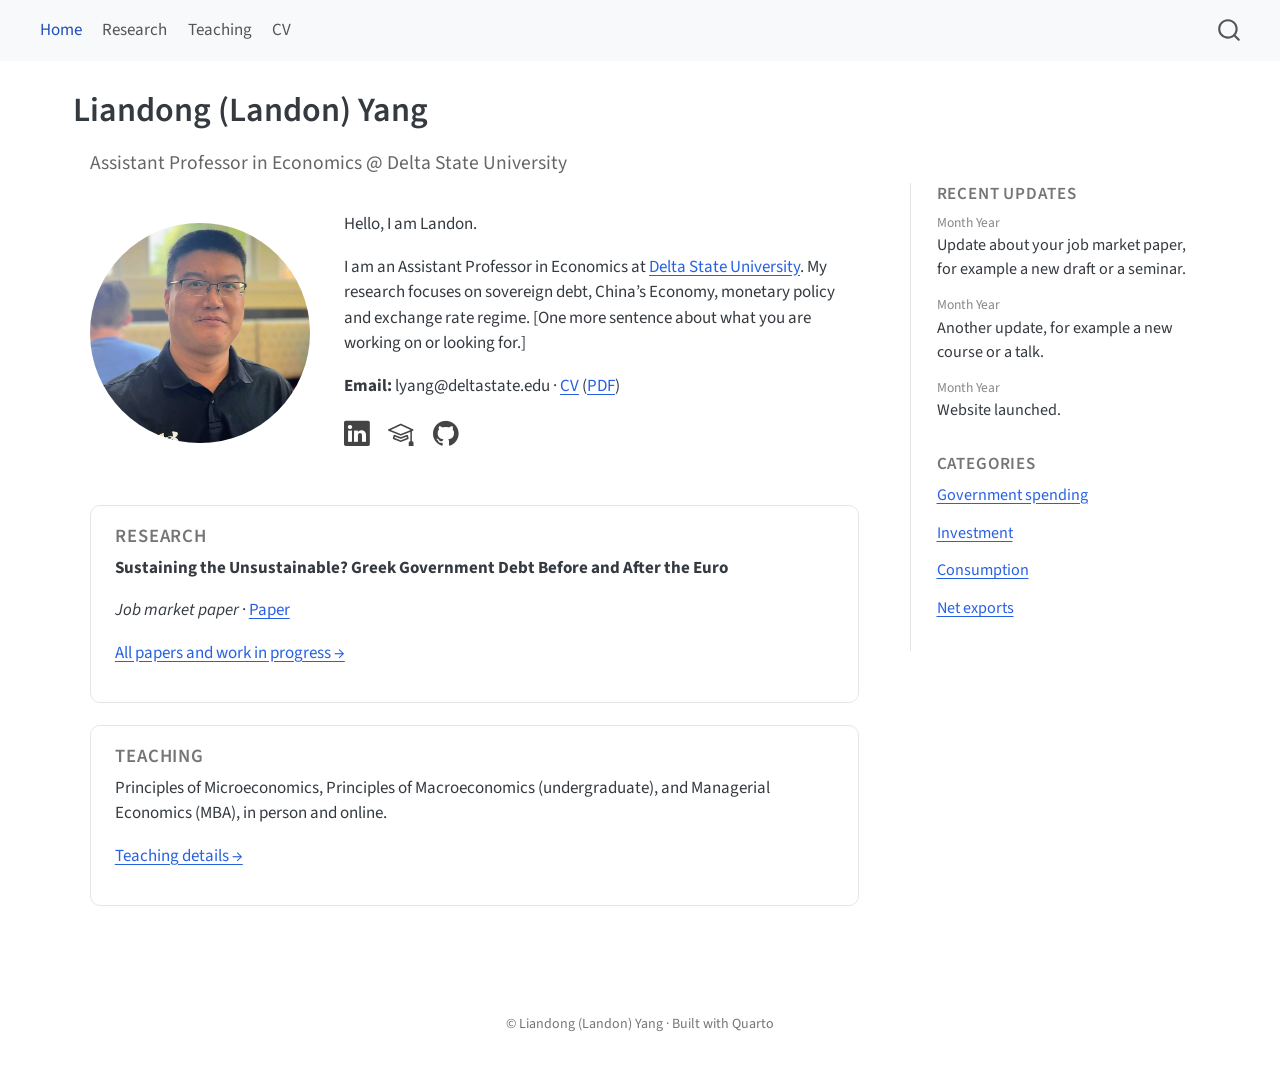
<file: docs/index.html>
<!DOCTYPE html>
<html xmlns="http://www.w3.org/1999/xhtml" lang="en" xml:lang="en"><head>

<meta charset="utf-8">
<meta name="generator" content="quarto-1.11.9">

<meta name="viewport" content="width=device-width, initial-scale=1.0, user-scalable=yes">


<title>Liandong (Landon) Yang</title>
<style>
/* Default styles provided by pandoc.
** See https://pandoc.org/MANUAL.html#variables-for-html for config info.
*/
span.smallcaps{font-variant: small-caps;}
div.columns{display: flex; gap: 1.5em;}
div.column{flex: auto;}
@media screen {
div.columns{gap: min(4vw, 1.5em);}
div.column{overflow-x: auto;}
}
div.hanging-indent{margin-left: 1.5em; text-indent: -1.5em;}
ul.task-list{list-style: none;}
ul.task-list li input[type="checkbox"] {
  width: 0.8em;
  margin: 0 0.8em 0.2em -1em; /* quarto-specific, see https://github.com/quarto-dev/quarto-cli/issues/4556 */ 
  vertical-align: middle;
}
</style>


<script src="site_libs/quarto-nav/quarto-nav.js"></script>
<script src="site_libs/quarto-nav/headroom.min.js"></script>
<script src="site_libs/clipboard/clipboard.min.js"></script>
<script src="site_libs/quarto-search/autocomplete.umd.js"></script>
<script src="site_libs/quarto-search/fuse.min.js"></script>
<script src="site_libs/quarto-search/quarto-search.js"></script>
<meta name="quarto:offset" content="./">
<script src="site_libs/quarto-html/quarto.js" type="module"></script>
<script src="site_libs/quarto-html/tabsets/tabsets.js" type="module"></script>
<script src="site_libs/quarto-html/scrollable-regions/scrollable-regions.js" type="module"></script>
<script src="site_libs/quarto-html/popper.min.js"></script>
<script src="site_libs/quarto-html/tippy.umd.min.js"></script>
<script src="site_libs/quarto-html/anchor.min.js"></script>
<link href="site_libs/quarto-html/tippy.css" rel="stylesheet">
<link href="site_libs/quarto-html/quarto-syntax-highlighting-63b5708e65d6cd79cd7618c58d0c21e7.css" rel="stylesheet" id="quarto-text-highlighting-styles">
<script src="site_libs/bootstrap/bootstrap.min.js"></script>
<link href="site_libs/bootstrap/bootstrap-icons.css" rel="stylesheet">
<link href="site_libs/bootstrap/bootstrap-d31a0c91b01e363be7b7a36e602e2c70.min.css" rel="stylesheet" append-hash="true" id="quarto-bootstrap" data-mode="light">
<script id="quarto-search-options" type="application/json">{
  "location": "navbar",
  "copy-button": false,
  "collapse-after": 3,
  "panel-placement": "end",
  "type": "overlay",
  "limit": 50,
  "keyboard-shortcut": [
    "f",
    "/",
    "s"
  ],
  "show-item-context": false,
  "language": {
    "search-no-results-text": "No results",
    "search-matching-documents-text": "matching documents",
    "search-copy-link-title": "Copy link to search",
    "search-hide-matches-text": "Hide additional matches",
    "search-more-match-text": "more match in this document",
    "search-more-matches-text": "more matches in this document",
    "search-clear-button-title": "Clear",
    "search-text-placeholder": "",
    "search-detached-cancel-button-title": "Cancel",
    "search-submit-button-title": "Submit",
    "search-label": "Search"
  }
}</script>


<link rel="stylesheet" href="styles.css">
</head>

<body class="nav-fixed quarto-light"><a id="quarto-skip-link" class="visually-hidden-focusable" href="#quarto-document-content">Skip to main content</a>

<div id="quarto-search-results"></div>
  <header id="quarto-header" class="headroom fixed-top">
    <nav class="navbar navbar-expand-lg " data-bs-theme="dark" aria-label="Site">
      <div class="navbar-container container-fluid">
          <button class="navbar-toggler" type="button" data-bs-toggle="collapse" data-bs-target="#navbarCollapse" aria-controls="navbarCollapse" aria-expanded="false" aria-label="Toggle navigation" onclick="if (window.quartoToggleHeadroom) { window.quartoToggleHeadroom(); }">
  <span class="navbar-toggler-icon"></span>
</button>
          <div class="collapse navbar-collapse" id="navbarCollapse">
            <ul class="navbar-nav navbar-nav-scroll me-auto">
  <li class="nav-item">
    <a class="nav-link active" href="./index.html" aria-current="page"> 
<span class="menu-text">Home</span></a>
  </li>  
  <li class="nav-item">
    <a class="nav-link" href="./research.html"> 
<span class="menu-text">Research</span></a>
  </li>  
  <li class="nav-item">
    <a class="nav-link" href="./teaching.html"> 
<span class="menu-text">Teaching</span></a>
  </li>  
  <li class="nav-item">
    <a class="nav-link" href="./cv.qmd"> 
<span class="menu-text">CV</span></a>
  </li>  
</ul>
          </div> <!-- /navcollapse -->
            <div class="quarto-navbar-tools">
</div>
            <div id="quarto-search" class="" title="Search"></div>
      </div> <!-- /container-fluid -->
    </nav>
</header>
<!-- content -->
<div id="quarto-content" class="quarto-container page-columns page-rows-contents page-layout-full page-navbar">
<!-- sidebar -->
<!-- margin-sidebar -->
    
<!-- main -->
<main class="content column-page" id="quarto-document-content" tabindex="-1">

<header id="title-block-header" class="quarto-title-block default">
<div class="quarto-title">
<h1 class="title">Liandong (Landon) Yang</h1>
</div>



<div class="quarto-title-meta column-page">

    
  
    
  </div>
  


</header>


<div class="page-grid">
<div class="main-col">
<p><span class="subtitle-line">Assistant Professor in Economics @ Delta State University</span></p>
<div class="hero">
<p><img src="assets/img/headshot.jpg" class="headshot img-fluid" alt="Photo of Liandong (Landon) Yang"></p>
<div class="hero-text">
<p>Hello, I am Landon.</p>
<p>I am an Assistant Professor in Economics at <a href="https://www.deltastate.edu">Delta State University</a>. My research focuses on sovereign debt, China’s Economy, monetary policy and exchange rate regime. [One more sentence about what you are working on or looking for.]</p>
<p><strong>Email:</strong> lyang@deltastate.edu · <a href="cv.qmd">CV</a> (<a href="assets/files/CV.pdf">PDF</a>)</p>
<div class="social">
<p><a href="https://www.linkedin.com/in/your-profile" title="LinkedIn"><i class="bi bi-linkedin"></i></a> <a href="https://scholar.google.com/citations?user=YOURID" title="Google Scholar"><i class="bi bi-mortarboard"></i></a> <a href="https://github.com/landon-liandong-yang" title="GitHub"><i class="bi bi-github"></i></a></p>
</div>
</div>
</div>
<section id="research" class="level3 card-section">
<h3 class="anchored" data-anchor-id="research">Research</h3>
<p><strong>Sustaining the Unsustainable? Greek Government Debt Before and After the Euro</strong></p>
<p><em>Job market paper</em> · <a href="./research.html">Paper</a></p>
<p><a href="./research.html">All papers and work in progress →</a></p>
</section>
<section id="teaching" class="level3 card-section">
<h3 class="anchored" data-anchor-id="teaching">Teaching</h3>
<p>Principles of Microeconomics, Principles of Macroeconomics (undergraduate), and Managerial Economics (MBA), in person and online.</p>
<p><a href="./teaching.html">Teaching details →</a></p>
</section>
</div>
<div class="side-col">
<section id="recent-updates" class="level3">
<h3 class="anchored" data-anchor-id="recent-updates">Recent updates</h3>
<ul>
<li><span class="update-date">Month Year</span> Update about your job market paper, for example a new draft or a seminar.</li>
<li><span class="update-date">Month Year</span> Another update, for example a new course or a talk.</li>
<li><span class="update-date">Month Year</span> Website launched.</li>
</ul>
</section>
<section id="categories" class="level3">
<h3 class="anchored" data-anchor-id="categories">Categories</h3>
<ul>
<li><a href="./research.html#government-spending">Government spending</a></li>
<li><a href="./research.html#investment">Investment</a></li>
<li><a href="./research.html#consumption">Consumption</a></li>
<li><a href="./research.html#net-exports">Net exports</a></li>
</ul>
</section>
</div>
</div>



</main> <!-- /main -->
<script id="quarto-html-after-body" type="application/javascript">
  window.document.addEventListener("DOMContentLoaded", function (event) {
    const icon = "";
    const anchorJS = new window.AnchorJS();
    anchorJS.options = {
      placement: 'right',
      icon: icon
    };
    anchorJS.add('.anchored');
    const isCodeAnnotation = (el) => {
      for (const clz of el.classList) {
        if (clz.startsWith('code-annotation-')) {                     
          return true;
        }
      }
      return false;
    }
    const onCopySuccess = function(e) {
      // button target
      const button = e.trigger;
      // don't keep focus
      button.blur();
      // flash "checked"
      button.classList.add('code-copy-button-checked');
      var currentTitle = button.getAttribute("title");
      button.setAttribute("title", "Copied!");
      let tooltip;
      if (window.bootstrap) {
        button.setAttribute("data-bs-toggle", "tooltip");
        button.setAttribute("data-bs-placement", "left");
        button.setAttribute("data-bs-title", "Copied!");
        tooltip = new bootstrap.Tooltip(button, 
          { trigger: "manual", 
            customClass: "code-copy-button-tooltip",
            offset: [0, -8]});
        tooltip.show();    
      }
      setTimeout(function() {
        if (tooltip) {
          tooltip.hide();
          button.removeAttribute("data-bs-title");
          button.removeAttribute("data-bs-toggle");
          button.removeAttribute("data-bs-placement");
        }
        button.setAttribute("title", currentTitle);
        button.classList.remove('code-copy-button-checked');
      }, 1000);
      // clear code selection
      e.clearSelection();
    }
    const getTextToCopy = function(trigger) {
      const outerScaffold = trigger.parentElement.cloneNode(true);
      const codeEl = outerScaffold.querySelector('code');
      for (const childEl of codeEl.children) {
        if (isCodeAnnotation(childEl)) {
          childEl.remove();
        }
      }
      return codeEl.innerText;
    }
    const clipboard = new window.ClipboardJS('.code-copy-button:not([data-in-quarto-modal])', {
      text: getTextToCopy
    });
    clipboard.on('success', onCopySuccess);
    if (window.document.getElementById('quarto-embedded-source-code-modal')) {
      const clipboardModal = new window.ClipboardJS('.code-copy-button[data-in-quarto-modal]', {
        text: getTextToCopy,
        container: window.document.getElementById('quarto-embedded-source-code-modal')
      });
      clipboardModal.on('success', onCopySuccess);
    }
      var localhostRegex = new RegExp(/^(?:http|https):\/\/localhost\:?[0-9]*\//);
      var mailtoRegex = new RegExp(/^mailto:/);
        var filterRegex = new RegExp('/' + window.location.host + '/');
      var isInternal = (href) => {
          return filterRegex.test(href) || localhostRegex.test(href) || mailtoRegex.test(href);
      }
      // Inspect non-navigation links and adorn them if external
      window.quartoDecorateExternalLinks = function (root) {
     var links = (root || window.document).querySelectorAll('a[href]:not(.nav-link):not(.navbar-brand):not(.toc-action):not(.sidebar-link):not(.sidebar-item-toggle):not(.pagination-link):not(.no-external):not([aria-hidden]):not(.dropdown-item):not(.quarto-navigation-tool):not(.about-link)');
      for (var i=0; i<links.length; i++) {
        const link = links[i];
        if (!isInternal(link.href)) {
          // undo the damage that might have been done by quarto-nav.js in the case of
          // links that we want to consider external
          if (link.dataset.originalHref !== undefined) {
            link.href = link.dataset.originalHref;
          }
          if (!link.classList.contains('no-external-icon')) {
          }
        }
      }
      };
      window.quartoDecorateExternalLinks(window.document);
    // Esc closes the popup (WCAG 1.4.13) and focus leaving both trigger and
    // popup closes it (WCAG 2.4.11); tippy handles neither for interactive popups.
    const hideOnEscAndFocusOut = {
      name: 'hideOnEscAndFocusOut',
      defaultValue: true,
      fn(instance) {
        const dismiss = () => {
          // A show scheduled by the trigger delay would otherwise reopen it
          instance.clearDelayTimeouts();
          instance.hide();
        };
        const onKeyDown = (event) => {
          if (event.key !== 'Escape') {
            return;
          }
          // Keep Esc from also reaching page handlers (e.g. reveal.js overview),
          // except an open reveal.js slide menu, which Esc should close too.
          // The menu handles keys only when its keyboard option is on.
          const menuHandlesEsc = window.Reveal?.getPlugin?.('menu')?.isOpen() &&
            window.Reveal.getConfig().menu?.keyboard !== false;
          if (!menuHandlesEsc) {
            event.stopPropagation();
          }
          if (instance.popper.contains(window.document.activeElement)) {
            // Disabled while refocusing so the focus trigger does not reopen it
            instance.disable();
            instance.reference.focus();
            instance.enable();
          }
          dismiss();
        };
        const onFocusOut = (event) => {
          const target = event.relatedTarget;
          if (target && !instance.reference.contains(target) &&
              !instance.popper.contains(target)) {
            dismiss();
          }
        };
        // On the trigger too: a click trigger (code-annotations: select) has no
        // blur handling. Attached for the instance's lifetime so leaving the
        // trigger also cancels a show still pending on the trigger delay.
        instance.reference.addEventListener('focusout', onFocusOut);
        return {
          onShow() {
            window.document.addEventListener('keydown', onKeyDown, true);
            instance.popper.addEventListener('focusout', onFocusOut);
          },
          onHide() {
            window.document.removeEventListener('keydown', onKeyDown, true);
            instance.popper.removeEventListener('focusout', onFocusOut);
          },
          onDestroy() {
            instance.reference.removeEventListener('focusout', onFocusOut);
          },
        };
      },
    };
    function tippyHover(el, contentFn, onTriggerFn, onUntriggerFn) {
      const config = {
        allowHTML: true,
        maxWidth: 500,
        delay: 100,
        arrow: false,
        appendTo: function(el) {
            return el.parentElement;
        },
        interactive: true,
        interactiveBorder: 10,
        theme: 'quarto',
        placement: 'bottom-start',
        plugins: [hideOnEscAndFocusOut],
      };
      if (contentFn) {
        config.content = contentFn;
      }
      if (onTriggerFn) {
        config.onTrigger = onTriggerFn;
      }
      if (onUntriggerFn) {
        config.onUntrigger = onUntriggerFn;
      }
      window.tippy(el, config); 
    }
    const noterefs = window.document.querySelectorAll('a[role="doc-noteref"]');
    for (var i=0; i<noterefs.length; i++) {
      const ref = noterefs[i];
      tippyHover(ref, function() {
        // use id or data attribute instead here
        let href = ref.getAttribute('data-footnote-href') || ref.getAttribute('href');
        try { href = new URL(href).hash; } catch {}
        const id = href.replace(/^#\/?/, "");
        const note = window.document.getElementById(id);
        if (note) {
          return note.innerHTML;
        } else {
          return "";
        }
      });
    }
    const xrefs = window.document.querySelectorAll('a.quarto-xref');
    const processXRef = (id, note) => {
      // Strip column container classes
      const stripColumnClz = (el) => {
        el.classList.remove("page-full", "page-columns");
        if (el.children) {
          for (const child of el.children) {
            stripColumnClz(child);
          }
        }
      }
      stripColumnClz(note)
      if (id === null || id.startsWith('sec-')) {
        // Special case sections, only their first couple elements
        const container = document.createElement("div");
        if (note.children && note.children.length > 2) {
          container.appendChild(note.children[0].cloneNode(true));
          for (let i = 1; i < note.children.length; i++) {
            const child = note.children[i];
            if (child.tagName === "P" && child.innerText === "") {
              continue;
            } else {
              container.appendChild(child.cloneNode(true));
              break;
            }
          }
          if (window.Quarto?.typesetMath) {
            window.Quarto.typesetMath(container);
          }
          return container.innerHTML
        } else {
          if (window.Quarto?.typesetMath) {
            window.Quarto.typesetMath(note);
          }
          return note.innerHTML;
        }
      } else {
        // Remove any anchor links if they are present
        const anchorLink = note.querySelector('a.anchorjs-link');
        if (anchorLink) {
          anchorLink.remove();
        }
        if (window.Quarto?.typesetMath) {
          window.Quarto.typesetMath(note);
        }
        if (note.classList.contains("callout")) {
          return note.outerHTML;
        } else {
          return note.innerHTML;
        }
      }
    }
    for (var i=0; i<xrefs.length; i++) {
      const xref = xrefs[i];
      tippyHover(xref, undefined, function(instance) {
        instance.disable();
        let url = xref.getAttribute('href');
        let hash = undefined; 
        if (url.startsWith('#')) {
          hash = url;
        } else {
          try { hash = new URL(url).hash; } catch {}
        }
        if (hash) {
          const id = hash.replace(/^#\/?/, "");
          const note = window.document.getElementById(id);
          if (note !== null) {
            try {
              const html = processXRef(id, note.cloneNode(true));
              instance.setContent(html);
            } finally {
              instance.enable();
              instance.show();
            }
          } else {
            // See if we can fetch this
            fetch(url.split('#')[0])
            .then(res => res.text())
            .then(html => {
              const parser = new DOMParser();
              const htmlDoc = parser.parseFromString(html, "text/html");
              const note = htmlDoc.getElementById(id);
              if (note !== null) {
                const html = processXRef(id, note);
                instance.setContent(html);
              } 
            }).finally(() => {
              instance.enable();
              instance.show();
            });
          }
        } else {
          // See if we can fetch a full url (with no hash to target)
          // This is a special case and we should probably do some content thinning / targeting
          fetch(url)
          .then(res => res.text())
          .then(html => {
            const parser = new DOMParser();
            const htmlDoc = parser.parseFromString(html, "text/html");
            const note = htmlDoc.querySelector('main.content');
            if (note !== null) {
              // This should only happen for chapter cross references
              // (since there is no id in the URL)
              // remove the first header
              if (note.children.length > 0 && note.children[0].tagName === "HEADER") {
                note.children[0].remove();
              }
              const html = processXRef(null, note);
              instance.setContent(html);
            } 
          }).finally(() => {
            instance.enable();
            instance.show();
          });
        }
      }, function(instance) {
      });
    }
        let selectedAnnoteEl;
        const selectorForAnnotation = ( cell, annotation) => {
          let cellAttr = 'data-code-cell="' + cell + '"';
          let lineAttr = 'data-code-annotation="' +  annotation + '"';
          const selector = 'span[' + cellAttr + '][' + lineAttr + ']';
          return selector;
        }
        const selectCodeLines = (annoteEl) => {
          const doc = window.document;
          const targetCell = annoteEl.getAttribute("data-target-cell");
          const targetAnnotation = annoteEl.getAttribute("data-target-annotation");
          const annoteSpan = window.document.querySelector(selectorForAnnotation(targetCell, targetAnnotation));
          const lines = annoteSpan.getAttribute("data-code-lines").split(",");
          const lineIds = lines.map((line) => {
            return targetCell + "-" + line;
          })
          // Each band is positioned against its own containing block, which is
          // not the offsetParent of the lines, so place it from client rects.
          const placeBand = (band, firstEl, lastEl, codeBlock) => {
            const container = band.offsetParent;
            if (container === null) {
              return;
            }
            const containerRect = container.getBoundingClientRect();
            // Reveal.js scales slides with a transform, so convert client
            // pixels back to the CSS pixels of the container.
            const scale = containerRect.height / container.offsetHeight || 1;
            const firstRect = firstEl.getBoundingClientRect();
            const lastRect = lastEl.getBoundingClientRect();
            const top = (firstRect.top - containerRect.top) / scale - container.clientTop + container.scrollTop;
            const height = (lastRect.bottom - firstRect.top) / scale;
            band.style.top = top - 2 + "px";
            band.style.height = height + 4 + "px";
            if (codeBlock) {
              // Without the copy button wrapper, the containing block is wider
              // than the code block, so span the code block explicitly.
              const blockRect = codeBlock.getBoundingClientRect();
              band.style.left = (blockRect.left - containerRect.left) / scale - container.clientLeft + container.scrollLeft + "px";
              band.style.width = blockRect.width / scale + "px";
            }
          };
          if (lineIds.length > 0) {
            const el = window.document.getElementById(lineIds[0]);
            const lastEl = window.document.getElementById(lineIds[lineIds.length - 1]);
            const parent = el.parentElement.parentElement;
            // cook up a div (if necessary) and position it
            let div = window.document.getElementById("code-annotation-line-highlight");
            if (div === null) {
              div = window.document.createElement("div");
              div.setAttribute("id", "code-annotation-line-highlight");
              div.style.position = 'absolute';
              parent.appendChild(div);
            }
            placeBand(div, el, lastEl, parent.closest("div.sourceCode") || parent);
            let gutterDiv = window.document.getElementById("code-annotation-line-highlight-gutter");
            if (gutterDiv === null) {
              gutterDiv = window.document.createElement("div");
              gutterDiv.setAttribute("id", "code-annotation-line-highlight-gutter");
              gutterDiv.style.position = 'absolute';
              const codeCell = window.document.getElementById(targetCell);
              const gutter = codeCell.querySelector('.code-annotation-gutter');
              gutter.appendChild(gutterDiv);
            }
            placeBand(gutterDiv, el, lastEl);
            selectedAnnoteEl = annoteEl;
          }
        };
        const unselectCodeLines = () => {
          const elementsIds = ["code-annotation-line-highlight", "code-annotation-line-highlight-gutter"];
          elementsIds.forEach((elId) => {
            const div = window.document.getElementById(elId);
            if (div) {
              div.remove();
            }
          });
          selectedAnnoteEl = undefined;
        };
          // Handle positioning of the toggle
      window.addEventListener(
        "resize",
        throttle(() => {
          elRect = undefined;
          if (selectedAnnoteEl) {
            selectCodeLines(selectedAnnoteEl);
          }
        }, 10)
      );
      function throttle(fn, ms) {
      let throttle = false;
      let timer;
        return (...args) => {
          if(!throttle) { // first call gets through
              fn.apply(this, args);
              throttle = true;
          } else { // all the others get throttled
              if(timer) clearTimeout(timer); // cancel #2
              timer = setTimeout(() => {
                fn.apply(this, args);
                timer = throttle = false;
              }, ms);
          }
        };
      }
        // Attach click handler to the DT
        const annoteDls = window.document.querySelectorAll('dt[data-target-cell]');
        for (const annoteDlNode of annoteDls) {
          annoteDlNode.addEventListener('click', (event) => {
            const clickedEl = event.target;
            if (clickedEl !== selectedAnnoteEl) {
              unselectCodeLines();
              const activeEl = window.document.querySelector('dt[data-target-cell].code-annotation-active');
              if (activeEl) {
                activeEl.classList.remove('code-annotation-active');
              }
              selectCodeLines(clickedEl);
              clickedEl.classList.add('code-annotation-active');
            } else {
              // Unselect the line
              unselectCodeLines();
              clickedEl.classList.remove('code-annotation-active');
            }
          });
        }
    const findCites = (el) => {
      const parentEl = el.parentElement;
      if (parentEl) {
        const cites = parentEl.dataset.cites;
        if (cites) {
          return {
            el,
            cites: cites.split(' ')
          };
        } else {
          return findCites(el.parentElement)
        }
      } else {
        return undefined;
      }
    };
    var bibliorefs = window.document.querySelectorAll('a[role="doc-biblioref"]');
    for (var i=0; i<bibliorefs.length; i++) {
      const ref = bibliorefs[i];
      const citeInfo = findCites(ref);
      if (citeInfo) {
        tippyHover(citeInfo.el, function() {
          var popup = window.document.createElement('div');
          citeInfo.cites.forEach(function(cite) {
            var citeDiv = window.document.createElement('div');
            citeDiv.classList.add('hanging-indent');
            citeDiv.classList.add('csl-entry');
            var biblioDiv = window.document.getElementById('ref-' + cite);
            if (biblioDiv) {
              citeDiv.innerHTML = biblioDiv.innerHTML;
            }
            popup.appendChild(citeDiv);
          });
          return popup.innerHTML;
        });
      }
    }
  });
  </script>
  <script type="application/javascript">
  window.quartoScrollableRegionsLabels = {"code":"Scrollable code","output":"Scrollable output"};
  </script>
</div> <!-- /content -->
<footer class="footer">
  <div class="nav-footer">
    <div class="nav-footer-left">
      &nbsp;
    </div>   
    <div class="nav-footer-center">
<p>© Liandong (Landon) Yang · Built with Quarto</p>
</div>
    <div class="nav-footer-right">
      &nbsp;
    </div>
  </div>
</footer>




</body></html>
</file>
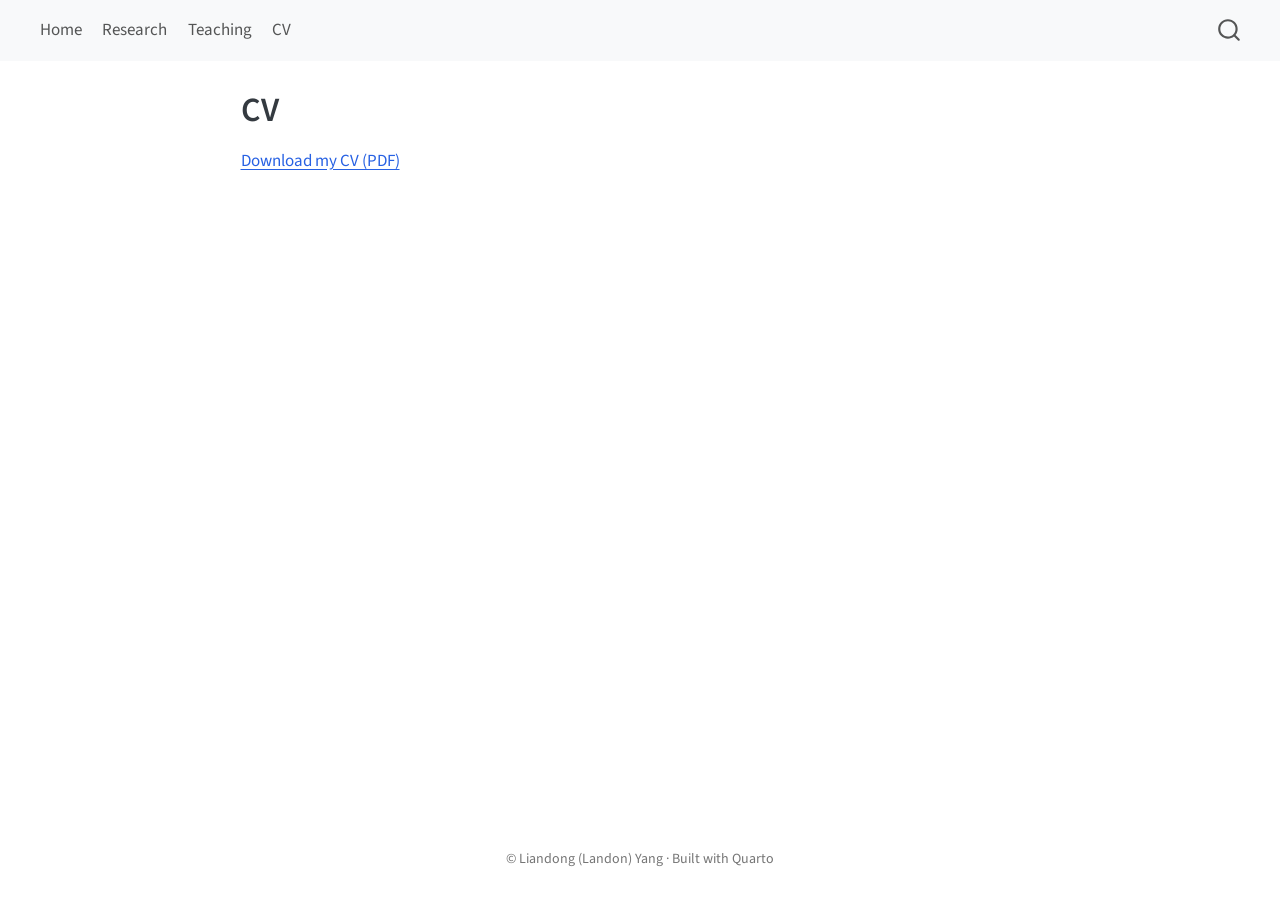
<file: docs/CV.html>
<!DOCTYPE html>
<html xmlns="http://www.w3.org/1999/xhtml" lang="en" xml:lang="en"><head>

<meta charset="utf-8">
<meta name="generator" content="quarto-1.11.9">

<meta name="viewport" content="width=device-width, initial-scale=1.0, user-scalable=yes">


<title>CV – Liandong (Landon) Yang</title>
<style>
/* Default styles provided by pandoc.
** See https://pandoc.org/MANUAL.html#variables-for-html for config info.
*/
span.smallcaps{font-variant: small-caps;}
div.columns{display: flex; gap: 1.5em;}
div.column{flex: auto;}
@media screen {
div.columns{gap: min(4vw, 1.5em);}
div.column{overflow-x: auto;}
}
div.hanging-indent{margin-left: 1.5em; text-indent: -1.5em;}
ul.task-list{list-style: none;}
ul.task-list li input[type="checkbox"] {
  width: 0.8em;
  margin: 0 0.8em 0.2em -1em; /* quarto-specific, see https://github.com/quarto-dev/quarto-cli/issues/4556 */ 
  vertical-align: middle;
}
</style>


<script src="site_libs/quarto-nav/quarto-nav.js"></script>
<script src="site_libs/quarto-nav/headroom.min.js"></script>
<script src="site_libs/clipboard/clipboard.min.js"></script>
<script src="site_libs/quarto-search/autocomplete.umd.js"></script>
<script src="site_libs/quarto-search/fuse.min.js"></script>
<script src="site_libs/quarto-search/quarto-search.js"></script>
<meta name="quarto:offset" content="./">
<script src="site_libs/quarto-html/quarto.js" type="module"></script>
<script src="site_libs/quarto-html/tabsets/tabsets.js" type="module"></script>
<script src="site_libs/quarto-html/scrollable-regions/scrollable-regions.js" type="module"></script>
<script src="site_libs/quarto-html/popper.min.js"></script>
<script src="site_libs/quarto-html/tippy.umd.min.js"></script>
<script src="site_libs/quarto-html/anchor.min.js"></script>
<link href="site_libs/quarto-html/tippy.css" rel="stylesheet">
<link href="site_libs/quarto-html/quarto-syntax-highlighting-63b5708e65d6cd79cd7618c58d0c21e7.css" rel="stylesheet" id="quarto-text-highlighting-styles">
<script src="site_libs/bootstrap/bootstrap.min.js"></script>
<link href="site_libs/bootstrap/bootstrap-icons.css" rel="stylesheet">
<link href="site_libs/bootstrap/bootstrap-d31a0c91b01e363be7b7a36e602e2c70.min.css" rel="stylesheet" append-hash="true" id="quarto-bootstrap" data-mode="light">
<script id="quarto-search-options" type="application/json">{
  "location": "navbar",
  "copy-button": false,
  "collapse-after": 3,
  "panel-placement": "end",
  "type": "overlay",
  "limit": 50,
  "keyboard-shortcut": [
    "f",
    "/",
    "s"
  ],
  "show-item-context": false,
  "language": {
    "search-no-results-text": "No results",
    "search-matching-documents-text": "matching documents",
    "search-copy-link-title": "Copy link to search",
    "search-hide-matches-text": "Hide additional matches",
    "search-more-match-text": "more match in this document",
    "search-more-matches-text": "more matches in this document",
    "search-clear-button-title": "Clear",
    "search-text-placeholder": "",
    "search-detached-cancel-button-title": "Cancel",
    "search-submit-button-title": "Submit",
    "search-label": "Search"
  }
}</script>


<link rel="stylesheet" href="styles.css">
</head>

<body class="nav-fixed fullcontent quarto-light"><a id="quarto-skip-link" class="visually-hidden-focusable" href="#quarto-document-content">Skip to main content</a>

<div id="quarto-search-results"></div>
  <header id="quarto-header" class="headroom fixed-top">
    <nav class="navbar navbar-expand-lg " data-bs-theme="dark" aria-label="Site">
      <div class="navbar-container container-fluid">
          <button class="navbar-toggler" type="button" data-bs-toggle="collapse" data-bs-target="#navbarCollapse" aria-controls="navbarCollapse" aria-expanded="false" aria-label="Toggle navigation" onclick="if (window.quartoToggleHeadroom) { window.quartoToggleHeadroom(); }">
  <span class="navbar-toggler-icon"></span>
</button>
          <div class="collapse navbar-collapse" id="navbarCollapse">
            <ul class="navbar-nav navbar-nav-scroll me-auto">
  <li class="nav-item">
    <a class="nav-link" href="./index.html"> 
<span class="menu-text">Home</span></a>
  </li>  
  <li class="nav-item">
    <a class="nav-link" href="./research.html"> 
<span class="menu-text">Research</span></a>
  </li>  
  <li class="nav-item">
    <a class="nav-link" href="./teaching.html"> 
<span class="menu-text">Teaching</span></a>
  </li>  
  <li class="nav-item">
    <a class="nav-link" href="./cv.qmd"> 
<span class="menu-text">CV</span></a>
  </li>  
</ul>
          </div> <!-- /navcollapse -->
            <div class="quarto-navbar-tools">
</div>
            <div id="quarto-search" class="" title="Search"></div>
      </div> <!-- /container-fluid -->
    </nav>
</header>
<!-- content -->
<div id="quarto-content" class="quarto-container page-columns page-rows-contents page-layout-article page-navbar">
<!-- sidebar -->
<!-- margin-sidebar -->
    
<!-- main -->
<main class="content" id="quarto-document-content" tabindex="-1">

<header id="title-block-header" class="quarto-title-block default">
<div class="quarto-title">
<h1 class="title">CV</h1>
</div>



<div class="quarto-title-meta">

    
  
    
  </div>
  


</header>


<p><a href="assets/files/CV.pdf">Download my CV (PDF)</a></p>



</main> <!-- /main -->
<script id="quarto-html-after-body" type="application/javascript">
  window.document.addEventListener("DOMContentLoaded", function (event) {
    const icon = "";
    const anchorJS = new window.AnchorJS();
    anchorJS.options = {
      placement: 'right',
      icon: icon
    };
    anchorJS.add('.anchored');
    const isCodeAnnotation = (el) => {
      for (const clz of el.classList) {
        if (clz.startsWith('code-annotation-')) {                     
          return true;
        }
      }
      return false;
    }
    const onCopySuccess = function(e) {
      // button target
      const button = e.trigger;
      // don't keep focus
      button.blur();
      // flash "checked"
      button.classList.add('code-copy-button-checked');
      var currentTitle = button.getAttribute("title");
      button.setAttribute("title", "Copied!");
      let tooltip;
      if (window.bootstrap) {
        button.setAttribute("data-bs-toggle", "tooltip");
        button.setAttribute("data-bs-placement", "left");
        button.setAttribute("data-bs-title", "Copied!");
        tooltip = new bootstrap.Tooltip(button, 
          { trigger: "manual", 
            customClass: "code-copy-button-tooltip",
            offset: [0, -8]});
        tooltip.show();    
      }
      setTimeout(function() {
        if (tooltip) {
          tooltip.hide();
          button.removeAttribute("data-bs-title");
          button.removeAttribute("data-bs-toggle");
          button.removeAttribute("data-bs-placement");
        }
        button.setAttribute("title", currentTitle);
        button.classList.remove('code-copy-button-checked');
      }, 1000);
      // clear code selection
      e.clearSelection();
    }
    const getTextToCopy = function(trigger) {
      const outerScaffold = trigger.parentElement.cloneNode(true);
      const codeEl = outerScaffold.querySelector('code');
      for (const childEl of codeEl.children) {
        if (isCodeAnnotation(childEl)) {
          childEl.remove();
        }
      }
      return codeEl.innerText;
    }
    const clipboard = new window.ClipboardJS('.code-copy-button:not([data-in-quarto-modal])', {
      text: getTextToCopy
    });
    clipboard.on('success', onCopySuccess);
    if (window.document.getElementById('quarto-embedded-source-code-modal')) {
      const clipboardModal = new window.ClipboardJS('.code-copy-button[data-in-quarto-modal]', {
        text: getTextToCopy,
        container: window.document.getElementById('quarto-embedded-source-code-modal')
      });
      clipboardModal.on('success', onCopySuccess);
    }
      var localhostRegex = new RegExp(/^(?:http|https):\/\/localhost\:?[0-9]*\//);
      var mailtoRegex = new RegExp(/^mailto:/);
        var filterRegex = new RegExp('/' + window.location.host + '/');
      var isInternal = (href) => {
          return filterRegex.test(href) || localhostRegex.test(href) || mailtoRegex.test(href);
      }
      // Inspect non-navigation links and adorn them if external
      window.quartoDecorateExternalLinks = function (root) {
     var links = (root || window.document).querySelectorAll('a[href]:not(.nav-link):not(.navbar-brand):not(.toc-action):not(.sidebar-link):not(.sidebar-item-toggle):not(.pagination-link):not(.no-external):not([aria-hidden]):not(.dropdown-item):not(.quarto-navigation-tool):not(.about-link)');
      for (var i=0; i<links.length; i++) {
        const link = links[i];
        if (!isInternal(link.href)) {
          // undo the damage that might have been done by quarto-nav.js in the case of
          // links that we want to consider external
          if (link.dataset.originalHref !== undefined) {
            link.href = link.dataset.originalHref;
          }
          if (!link.classList.contains('no-external-icon')) {
          }
        }
      }
      };
      window.quartoDecorateExternalLinks(window.document);
    // Esc closes the popup (WCAG 1.4.13) and focus leaving both trigger and
    // popup closes it (WCAG 2.4.11); tippy handles neither for interactive popups.
    const hideOnEscAndFocusOut = {
      name: 'hideOnEscAndFocusOut',
      defaultValue: true,
      fn(instance) {
        const dismiss = () => {
          // A show scheduled by the trigger delay would otherwise reopen it
          instance.clearDelayTimeouts();
          instance.hide();
        };
        const onKeyDown = (event) => {
          if (event.key !== 'Escape') {
            return;
          }
          // Keep Esc from also reaching page handlers (e.g. reveal.js overview),
          // except an open reveal.js slide menu, which Esc should close too.
          // The menu handles keys only when its keyboard option is on.
          const menuHandlesEsc = window.Reveal?.getPlugin?.('menu')?.isOpen() &&
            window.Reveal.getConfig().menu?.keyboard !== false;
          if (!menuHandlesEsc) {
            event.stopPropagation();
          }
          if (instance.popper.contains(window.document.activeElement)) {
            // Disabled while refocusing so the focus trigger does not reopen it
            instance.disable();
            instance.reference.focus();
            instance.enable();
          }
          dismiss();
        };
        const onFocusOut = (event) => {
          const target = event.relatedTarget;
          if (target && !instance.reference.contains(target) &&
              !instance.popper.contains(target)) {
            dismiss();
          }
        };
        // On the trigger too: a click trigger (code-annotations: select) has no
        // blur handling. Attached for the instance's lifetime so leaving the
        // trigger also cancels a show still pending on the trigger delay.
        instance.reference.addEventListener('focusout', onFocusOut);
        return {
          onShow() {
            window.document.addEventListener('keydown', onKeyDown, true);
            instance.popper.addEventListener('focusout', onFocusOut);
          },
          onHide() {
            window.document.removeEventListener('keydown', onKeyDown, true);
            instance.popper.removeEventListener('focusout', onFocusOut);
          },
          onDestroy() {
            instance.reference.removeEventListener('focusout', onFocusOut);
          },
        };
      },
    };
    function tippyHover(el, contentFn, onTriggerFn, onUntriggerFn) {
      const config = {
        allowHTML: true,
        maxWidth: 500,
        delay: 100,
        arrow: false,
        appendTo: function(el) {
            return el.parentElement;
        },
        interactive: true,
        interactiveBorder: 10,
        theme: 'quarto',
        placement: 'bottom-start',
        plugins: [hideOnEscAndFocusOut],
      };
      if (contentFn) {
        config.content = contentFn;
      }
      if (onTriggerFn) {
        config.onTrigger = onTriggerFn;
      }
      if (onUntriggerFn) {
        config.onUntrigger = onUntriggerFn;
      }
      window.tippy(el, config); 
    }
    const noterefs = window.document.querySelectorAll('a[role="doc-noteref"]');
    for (var i=0; i<noterefs.length; i++) {
      const ref = noterefs[i];
      tippyHover(ref, function() {
        // use id or data attribute instead here
        let href = ref.getAttribute('data-footnote-href') || ref.getAttribute('href');
        try { href = new URL(href).hash; } catch {}
        const id = href.replace(/^#\/?/, "");
        const note = window.document.getElementById(id);
        if (note) {
          return note.innerHTML;
        } else {
          return "";
        }
      });
    }
    const xrefs = window.document.querySelectorAll('a.quarto-xref');
    const processXRef = (id, note) => {
      // Strip column container classes
      const stripColumnClz = (el) => {
        el.classList.remove("page-full", "page-columns");
        if (el.children) {
          for (const child of el.children) {
            stripColumnClz(child);
          }
        }
      }
      stripColumnClz(note)
      if (id === null || id.startsWith('sec-')) {
        // Special case sections, only their first couple elements
        const container = document.createElement("div");
        if (note.children && note.children.length > 2) {
          container.appendChild(note.children[0].cloneNode(true));
          for (let i = 1; i < note.children.length; i++) {
            const child = note.children[i];
            if (child.tagName === "P" && child.innerText === "") {
              continue;
            } else {
              container.appendChild(child.cloneNode(true));
              break;
            }
          }
          if (window.Quarto?.typesetMath) {
            window.Quarto.typesetMath(container);
          }
          return container.innerHTML
        } else {
          if (window.Quarto?.typesetMath) {
            window.Quarto.typesetMath(note);
          }
          return note.innerHTML;
        }
      } else {
        // Remove any anchor links if they are present
        const anchorLink = note.querySelector('a.anchorjs-link');
        if (anchorLink) {
          anchorLink.remove();
        }
        if (window.Quarto?.typesetMath) {
          window.Quarto.typesetMath(note);
        }
        if (note.classList.contains("callout")) {
          return note.outerHTML;
        } else {
          return note.innerHTML;
        }
      }
    }
    for (var i=0; i<xrefs.length; i++) {
      const xref = xrefs[i];
      tippyHover(xref, undefined, function(instance) {
        instance.disable();
        let url = xref.getAttribute('href');
        let hash = undefined; 
        if (url.startsWith('#')) {
          hash = url;
        } else {
          try { hash = new URL(url).hash; } catch {}
        }
        if (hash) {
          const id = hash.replace(/^#\/?/, "");
          const note = window.document.getElementById(id);
          if (note !== null) {
            try {
              const html = processXRef(id, note.cloneNode(true));
              instance.setContent(html);
            } finally {
              instance.enable();
              instance.show();
            }
          } else {
            // See if we can fetch this
            fetch(url.split('#')[0])
            .then(res => res.text())
            .then(html => {
              const parser = new DOMParser();
              const htmlDoc = parser.parseFromString(html, "text/html");
              const note = htmlDoc.getElementById(id);
              if (note !== null) {
                const html = processXRef(id, note);
                instance.setContent(html);
              } 
            }).finally(() => {
              instance.enable();
              instance.show();
            });
          }
        } else {
          // See if we can fetch a full url (with no hash to target)
          // This is a special case and we should probably do some content thinning / targeting
          fetch(url)
          .then(res => res.text())
          .then(html => {
            const parser = new DOMParser();
            const htmlDoc = parser.parseFromString(html, "text/html");
            const note = htmlDoc.querySelector('main.content');
            if (note !== null) {
              // This should only happen for chapter cross references
              // (since there is no id in the URL)
              // remove the first header
              if (note.children.length > 0 && note.children[0].tagName === "HEADER") {
                note.children[0].remove();
              }
              const html = processXRef(null, note);
              instance.setContent(html);
            } 
          }).finally(() => {
            instance.enable();
            instance.show();
          });
        }
      }, function(instance) {
      });
    }
        let selectedAnnoteEl;
        const selectorForAnnotation = ( cell, annotation) => {
          let cellAttr = 'data-code-cell="' + cell + '"';
          let lineAttr = 'data-code-annotation="' +  annotation + '"';
          const selector = 'span[' + cellAttr + '][' + lineAttr + ']';
          return selector;
        }
        const selectCodeLines = (annoteEl) => {
          const doc = window.document;
          const targetCell = annoteEl.getAttribute("data-target-cell");
          const targetAnnotation = annoteEl.getAttribute("data-target-annotation");
          const annoteSpan = window.document.querySelector(selectorForAnnotation(targetCell, targetAnnotation));
          const lines = annoteSpan.getAttribute("data-code-lines").split(",");
          const lineIds = lines.map((line) => {
            return targetCell + "-" + line;
          })
          // Each band is positioned against its own containing block, which is
          // not the offsetParent of the lines, so place it from client rects.
          const placeBand = (band, firstEl, lastEl, codeBlock) => {
            const container = band.offsetParent;
            if (container === null) {
              return;
            }
            const containerRect = container.getBoundingClientRect();
            // Reveal.js scales slides with a transform, so convert client
            // pixels back to the CSS pixels of the container.
            const scale = containerRect.height / container.offsetHeight || 1;
            const firstRect = firstEl.getBoundingClientRect();
            const lastRect = lastEl.getBoundingClientRect();
            const top = (firstRect.top - containerRect.top) / scale - container.clientTop + container.scrollTop;
            const height = (lastRect.bottom - firstRect.top) / scale;
            band.style.top = top - 2 + "px";
            band.style.height = height + 4 + "px";
            if (codeBlock) {
              // Without the copy button wrapper, the containing block is wider
              // than the code block, so span the code block explicitly.
              const blockRect = codeBlock.getBoundingClientRect();
              band.style.left = (blockRect.left - containerRect.left) / scale - container.clientLeft + container.scrollLeft + "px";
              band.style.width = blockRect.width / scale + "px";
            }
          };
          if (lineIds.length > 0) {
            const el = window.document.getElementById(lineIds[0]);
            const lastEl = window.document.getElementById(lineIds[lineIds.length - 1]);
            const parent = el.parentElement.parentElement;
            // cook up a div (if necessary) and position it
            let div = window.document.getElementById("code-annotation-line-highlight");
            if (div === null) {
              div = window.document.createElement("div");
              div.setAttribute("id", "code-annotation-line-highlight");
              div.style.position = 'absolute';
              parent.appendChild(div);
            }
            placeBand(div, el, lastEl, parent.closest("div.sourceCode") || parent);
            let gutterDiv = window.document.getElementById("code-annotation-line-highlight-gutter");
            if (gutterDiv === null) {
              gutterDiv = window.document.createElement("div");
              gutterDiv.setAttribute("id", "code-annotation-line-highlight-gutter");
              gutterDiv.style.position = 'absolute';
              const codeCell = window.document.getElementById(targetCell);
              const gutter = codeCell.querySelector('.code-annotation-gutter');
              gutter.appendChild(gutterDiv);
            }
            placeBand(gutterDiv, el, lastEl);
            selectedAnnoteEl = annoteEl;
          }
        };
        const unselectCodeLines = () => {
          const elementsIds = ["code-annotation-line-highlight", "code-annotation-line-highlight-gutter"];
          elementsIds.forEach((elId) => {
            const div = window.document.getElementById(elId);
            if (div) {
              div.remove();
            }
          });
          selectedAnnoteEl = undefined;
        };
          // Handle positioning of the toggle
      window.addEventListener(
        "resize",
        throttle(() => {
          elRect = undefined;
          if (selectedAnnoteEl) {
            selectCodeLines(selectedAnnoteEl);
          }
        }, 10)
      );
      function throttle(fn, ms) {
      let throttle = false;
      let timer;
        return (...args) => {
          if(!throttle) { // first call gets through
              fn.apply(this, args);
              throttle = true;
          } else { // all the others get throttled
              if(timer) clearTimeout(timer); // cancel #2
              timer = setTimeout(() => {
                fn.apply(this, args);
                timer = throttle = false;
              }, ms);
          }
        };
      }
        // Attach click handler to the DT
        const annoteDls = window.document.querySelectorAll('dt[data-target-cell]');
        for (const annoteDlNode of annoteDls) {
          annoteDlNode.addEventListener('click', (event) => {
            const clickedEl = event.target;
            if (clickedEl !== selectedAnnoteEl) {
              unselectCodeLines();
              const activeEl = window.document.querySelector('dt[data-target-cell].code-annotation-active');
              if (activeEl) {
                activeEl.classList.remove('code-annotation-active');
              }
              selectCodeLines(clickedEl);
              clickedEl.classList.add('code-annotation-active');
            } else {
              // Unselect the line
              unselectCodeLines();
              clickedEl.classList.remove('code-annotation-active');
            }
          });
        }
    const findCites = (el) => {
      const parentEl = el.parentElement;
      if (parentEl) {
        const cites = parentEl.dataset.cites;
        if (cites) {
          return {
            el,
            cites: cites.split(' ')
          };
        } else {
          return findCites(el.parentElement)
        }
      } else {
        return undefined;
      }
    };
    var bibliorefs = window.document.querySelectorAll('a[role="doc-biblioref"]');
    for (var i=0; i<bibliorefs.length; i++) {
      const ref = bibliorefs[i];
      const citeInfo = findCites(ref);
      if (citeInfo) {
        tippyHover(citeInfo.el, function() {
          var popup = window.document.createElement('div');
          citeInfo.cites.forEach(function(cite) {
            var citeDiv = window.document.createElement('div');
            citeDiv.classList.add('hanging-indent');
            citeDiv.classList.add('csl-entry');
            var biblioDiv = window.document.getElementById('ref-' + cite);
            if (biblioDiv) {
              citeDiv.innerHTML = biblioDiv.innerHTML;
            }
            popup.appendChild(citeDiv);
          });
          return popup.innerHTML;
        });
      }
    }
  });
  </script>
  <script type="application/javascript">
  window.quartoScrollableRegionsLabels = {"code":"Scrollable code","output":"Scrollable output"};
  </script>
</div> <!-- /content -->
<footer class="footer">
  <div class="nav-footer">
    <div class="nav-footer-left">
      &nbsp;
    </div>   
    <div class="nav-footer-center">
<p>© Liandong (Landon) Yang · Built with Quarto</p>
</div>
    <div class="nav-footer-right">
      &nbsp;
    </div>
  </div>
</footer>




</body></html>
</file>
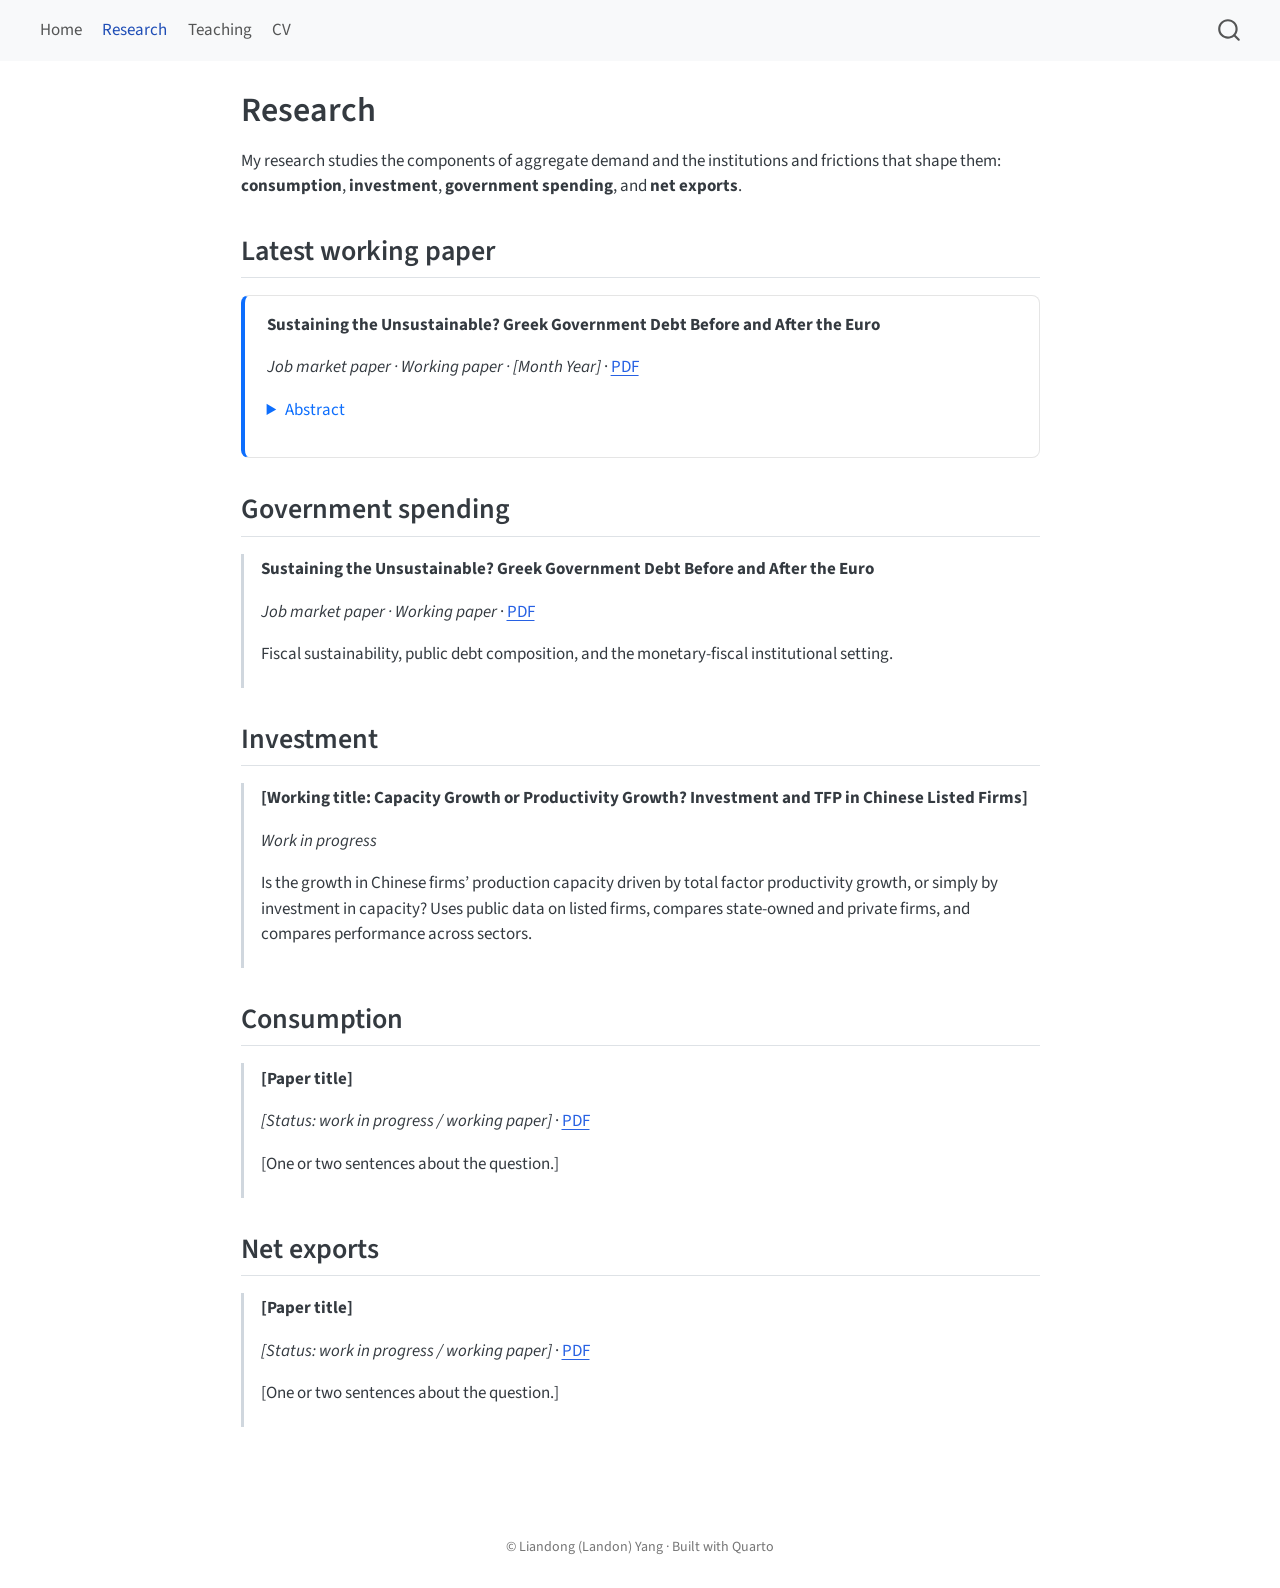
<file: docs/research.html>
<!DOCTYPE html>
<html xmlns="http://www.w3.org/1999/xhtml" lang="en" xml:lang="en"><head>

<meta charset="utf-8">
<meta name="generator" content="quarto-1.11.9">

<meta name="viewport" content="width=device-width, initial-scale=1.0, user-scalable=yes">


<title>Research – Liandong (Landon) Yang</title>
<style>
/* Default styles provided by pandoc.
** See https://pandoc.org/MANUAL.html#variables-for-html for config info.
*/
span.smallcaps{font-variant: small-caps;}
div.columns{display: flex; gap: 1.5em;}
div.column{flex: auto;}
@media screen {
div.columns{gap: min(4vw, 1.5em);}
div.column{overflow-x: auto;}
}
div.hanging-indent{margin-left: 1.5em; text-indent: -1.5em;}
ul.task-list{list-style: none;}
ul.task-list li input[type="checkbox"] {
  width: 0.8em;
  margin: 0 0.8em 0.2em -1em; /* quarto-specific, see https://github.com/quarto-dev/quarto-cli/issues/4556 */ 
  vertical-align: middle;
}
</style>


<script src="site_libs/quarto-nav/quarto-nav.js"></script>
<script src="site_libs/quarto-nav/headroom.min.js"></script>
<script src="site_libs/clipboard/clipboard.min.js"></script>
<script src="site_libs/quarto-search/autocomplete.umd.js"></script>
<script src="site_libs/quarto-search/fuse.min.js"></script>
<script src="site_libs/quarto-search/quarto-search.js"></script>
<meta name="quarto:offset" content="./">
<script src="site_libs/quarto-html/quarto.js" type="module"></script>
<script src="site_libs/quarto-html/tabsets/tabsets.js" type="module"></script>
<script src="site_libs/quarto-html/scrollable-regions/scrollable-regions.js" type="module"></script>
<script src="site_libs/quarto-html/popper.min.js"></script>
<script src="site_libs/quarto-html/tippy.umd.min.js"></script>
<script src="site_libs/quarto-html/anchor.min.js"></script>
<link href="site_libs/quarto-html/tippy.css" rel="stylesheet">
<link href="site_libs/quarto-html/quarto-syntax-highlighting-63b5708e65d6cd79cd7618c58d0c21e7.css" rel="stylesheet" id="quarto-text-highlighting-styles">
<script src="site_libs/bootstrap/bootstrap.min.js"></script>
<link href="site_libs/bootstrap/bootstrap-icons.css" rel="stylesheet">
<link href="site_libs/bootstrap/bootstrap-d31a0c91b01e363be7b7a36e602e2c70.min.css" rel="stylesheet" append-hash="true" id="quarto-bootstrap" data-mode="light">
<script id="quarto-search-options" type="application/json">{
  "location": "navbar",
  "copy-button": false,
  "collapse-after": 3,
  "panel-placement": "end",
  "type": "overlay",
  "limit": 50,
  "keyboard-shortcut": [
    "f",
    "/",
    "s"
  ],
  "show-item-context": false,
  "language": {
    "search-no-results-text": "No results",
    "search-matching-documents-text": "matching documents",
    "search-copy-link-title": "Copy link to search",
    "search-hide-matches-text": "Hide additional matches",
    "search-more-match-text": "more match in this document",
    "search-more-matches-text": "more matches in this document",
    "search-clear-button-title": "Clear",
    "search-text-placeholder": "",
    "search-detached-cancel-button-title": "Cancel",
    "search-submit-button-title": "Submit",
    "search-label": "Search"
  }
}</script>


<link rel="stylesheet" href="styles.css">
</head>

<body class="nav-fixed fullcontent quarto-light"><a id="quarto-skip-link" class="visually-hidden-focusable" href="#quarto-document-content">Skip to main content</a>

<div id="quarto-search-results"></div>
  <header id="quarto-header" class="headroom fixed-top">
    <nav class="navbar navbar-expand-lg " data-bs-theme="dark" aria-label="Site">
      <div class="navbar-container container-fluid">
          <button class="navbar-toggler" type="button" data-bs-toggle="collapse" data-bs-target="#navbarCollapse" aria-controls="navbarCollapse" aria-expanded="false" aria-label="Toggle navigation" onclick="if (window.quartoToggleHeadroom) { window.quartoToggleHeadroom(); }">
  <span class="navbar-toggler-icon"></span>
</button>
          <div class="collapse navbar-collapse" id="navbarCollapse">
            <ul class="navbar-nav navbar-nav-scroll me-auto">
  <li class="nav-item">
    <a class="nav-link" href="./index.html"> 
<span class="menu-text">Home</span></a>
  </li>  
  <li class="nav-item">
    <a class="nav-link active" href="./research.html" aria-current="page"> 
<span class="menu-text">Research</span></a>
  </li>  
  <li class="nav-item">
    <a class="nav-link" href="./teaching.html"> 
<span class="menu-text">Teaching</span></a>
  </li>  
  <li class="nav-item">
    <a class="nav-link" href="./cv.qmd"> 
<span class="menu-text">CV</span></a>
  </li>  
</ul>
          </div> <!-- /navcollapse -->
            <div class="quarto-navbar-tools">
</div>
            <div id="quarto-search" class="" title="Search"></div>
      </div> <!-- /container-fluid -->
    </nav>
</header>
<!-- content -->
<div id="quarto-content" class="quarto-container page-columns page-rows-contents page-layout-article page-navbar">
<!-- sidebar -->
<!-- margin-sidebar -->
    
<!-- main -->
<main class="content" id="quarto-document-content" tabindex="-1">

<header id="title-block-header" class="quarto-title-block default">
<div class="quarto-title">
<h1 class="title">Research</h1>
</div>



<div class="quarto-title-meta">

    
  
    
  </div>
  


</header>


<p>My research studies the components of aggregate demand and the institutions and frictions that shape them: <strong>consumption</strong>, <strong>investment</strong>, <strong>government spending</strong>, and <strong>net exports</strong>.</p>
<section id="latest-working-paper" class="level2">
<h2 class="anchored" data-anchor-id="latest-working-paper">Latest working paper</h2>
<div class="paper featured">
<p><strong>Sustaining the Unsustainable? Greek Government Debt Before and After the Euro</strong></p>
<p><em>Job market paper · Working paper · [Month Year]</em> · <a href="assets/files/greece_paper.pdf">PDF</a></p>
<details>
<summary>
Abstract
</summary>
Using hand-collected fiscal data for 1957–2008, I ask how Greece sustained a high and apparently unsustainable level of government debt for decades, even though conventional empirical sustainability criteria point to unsustainability since at least the 1970s. I argue that the institutional transition into the euro area explains the timing. Before the euro, inflation, monetary accommodation, and currency depreciation relaxed the effective financing constraint and postponed the crisis. Euro membership removed these mechanisms. [Add one sentence on your main empirical finding.]
</details>
</div>
</section>
<section id="government-spending" class="level2">
<h2 class="anchored" data-anchor-id="government-spending">Government spending</h2>
<div class="paper">
<p><strong>Sustaining the Unsustainable? Greek Government Debt Before and After the Euro</strong></p>
<p><em>Job market paper · Working paper</em> · <a href="assets/files/greece_paper.pdf">PDF</a></p>
<p>Fiscal sustainability, public debt composition, and the monetary-fiscal institutional setting.</p>
</div>
</section>
<section id="investment" class="level2">
<h2 class="anchored" data-anchor-id="investment">Investment</h2>
<div class="paper">
<p><strong>[Working title: Capacity Growth or Productivity Growth? Investment and TFP in Chinese Listed Firms]</strong></p>
<p><em>Work in progress</em></p>
<p>Is the growth in Chinese firms’ production capacity driven by total factor productivity growth, or simply by investment in capacity? Uses public data on listed firms, compares state-owned and private firms, and compares performance across sectors.</p>
</div>
</section>
<section id="consumption" class="level2">
<h2 class="anchored" data-anchor-id="consumption">Consumption</h2>
<div class="paper">
<p><strong>[Paper title]</strong></p>
<p><em>[Status: work in progress / working paper]</em> · <a href="assets/files/paper.pdf">PDF</a></p>
<p>[One or two sentences about the question.]</p>
</div>
</section>
<section id="net-exports" class="level2">
<h2 class="anchored" data-anchor-id="net-exports">Net exports</h2>
<div class="paper">
<p><strong>[Paper title]</strong></p>
<p><em>[Status: work in progress / working paper]</em> · <a href="assets/files/paper.pdf">PDF</a></p>
<p>[One or two sentences about the question.]</p>
</div>


</section>

</main> <!-- /main -->
<script id="quarto-html-after-body" type="application/javascript">
  window.document.addEventListener("DOMContentLoaded", function (event) {
    const icon = "";
    const anchorJS = new window.AnchorJS();
    anchorJS.options = {
      placement: 'right',
      icon: icon
    };
    anchorJS.add('.anchored');
    const isCodeAnnotation = (el) => {
      for (const clz of el.classList) {
        if (clz.startsWith('code-annotation-')) {                     
          return true;
        }
      }
      return false;
    }
    const onCopySuccess = function(e) {
      // button target
      const button = e.trigger;
      // don't keep focus
      button.blur();
      // flash "checked"
      button.classList.add('code-copy-button-checked');
      var currentTitle = button.getAttribute("title");
      button.setAttribute("title", "Copied!");
      let tooltip;
      if (window.bootstrap) {
        button.setAttribute("data-bs-toggle", "tooltip");
        button.setAttribute("data-bs-placement", "left");
        button.setAttribute("data-bs-title", "Copied!");
        tooltip = new bootstrap.Tooltip(button, 
          { trigger: "manual", 
            customClass: "code-copy-button-tooltip",
            offset: [0, -8]});
        tooltip.show();    
      }
      setTimeout(function() {
        if (tooltip) {
          tooltip.hide();
          button.removeAttribute("data-bs-title");
          button.removeAttribute("data-bs-toggle");
          button.removeAttribute("data-bs-placement");
        }
        button.setAttribute("title", currentTitle);
        button.classList.remove('code-copy-button-checked');
      }, 1000);
      // clear code selection
      e.clearSelection();
    }
    const getTextToCopy = function(trigger) {
      const outerScaffold = trigger.parentElement.cloneNode(true);
      const codeEl = outerScaffold.querySelector('code');
      for (const childEl of codeEl.children) {
        if (isCodeAnnotation(childEl)) {
          childEl.remove();
        }
      }
      return codeEl.innerText;
    }
    const clipboard = new window.ClipboardJS('.code-copy-button:not([data-in-quarto-modal])', {
      text: getTextToCopy
    });
    clipboard.on('success', onCopySuccess);
    if (window.document.getElementById('quarto-embedded-source-code-modal')) {
      const clipboardModal = new window.ClipboardJS('.code-copy-button[data-in-quarto-modal]', {
        text: getTextToCopy,
        container: window.document.getElementById('quarto-embedded-source-code-modal')
      });
      clipboardModal.on('success', onCopySuccess);
    }
      var localhostRegex = new RegExp(/^(?:http|https):\/\/localhost\:?[0-9]*\//);
      var mailtoRegex = new RegExp(/^mailto:/);
        var filterRegex = new RegExp('/' + window.location.host + '/');
      var isInternal = (href) => {
          return filterRegex.test(href) || localhostRegex.test(href) || mailtoRegex.test(href);
      }
      // Inspect non-navigation links and adorn them if external
      window.quartoDecorateExternalLinks = function (root) {
     var links = (root || window.document).querySelectorAll('a[href]:not(.nav-link):not(.navbar-brand):not(.toc-action):not(.sidebar-link):not(.sidebar-item-toggle):not(.pagination-link):not(.no-external):not([aria-hidden]):not(.dropdown-item):not(.quarto-navigation-tool):not(.about-link)');
      for (var i=0; i<links.length; i++) {
        const link = links[i];
        if (!isInternal(link.href)) {
          // undo the damage that might have been done by quarto-nav.js in the case of
          // links that we want to consider external
          if (link.dataset.originalHref !== undefined) {
            link.href = link.dataset.originalHref;
          }
          if (!link.classList.contains('no-external-icon')) {
          }
        }
      }
      };
      window.quartoDecorateExternalLinks(window.document);
    // Esc closes the popup (WCAG 1.4.13) and focus leaving both trigger and
    // popup closes it (WCAG 2.4.11); tippy handles neither for interactive popups.
    const hideOnEscAndFocusOut = {
      name: 'hideOnEscAndFocusOut',
      defaultValue: true,
      fn(instance) {
        const dismiss = () => {
          // A show scheduled by the trigger delay would otherwise reopen it
          instance.clearDelayTimeouts();
          instance.hide();
        };
        const onKeyDown = (event) => {
          if (event.key !== 'Escape') {
            return;
          }
          // Keep Esc from also reaching page handlers (e.g. reveal.js overview),
          // except an open reveal.js slide menu, which Esc should close too.
          // The menu handles keys only when its keyboard option is on.
          const menuHandlesEsc = window.Reveal?.getPlugin?.('menu')?.isOpen() &&
            window.Reveal.getConfig().menu?.keyboard !== false;
          if (!menuHandlesEsc) {
            event.stopPropagation();
          }
          if (instance.popper.contains(window.document.activeElement)) {
            // Disabled while refocusing so the focus trigger does not reopen it
            instance.disable();
            instance.reference.focus();
            instance.enable();
          }
          dismiss();
        };
        const onFocusOut = (event) => {
          const target = event.relatedTarget;
          if (target && !instance.reference.contains(target) &&
              !instance.popper.contains(target)) {
            dismiss();
          }
        };
        // On the trigger too: a click trigger (code-annotations: select) has no
        // blur handling. Attached for the instance's lifetime so leaving the
        // trigger also cancels a show still pending on the trigger delay.
        instance.reference.addEventListener('focusout', onFocusOut);
        return {
          onShow() {
            window.document.addEventListener('keydown', onKeyDown, true);
            instance.popper.addEventListener('focusout', onFocusOut);
          },
          onHide() {
            window.document.removeEventListener('keydown', onKeyDown, true);
            instance.popper.removeEventListener('focusout', onFocusOut);
          },
          onDestroy() {
            instance.reference.removeEventListener('focusout', onFocusOut);
          },
        };
      },
    };
    function tippyHover(el, contentFn, onTriggerFn, onUntriggerFn) {
      const config = {
        allowHTML: true,
        maxWidth: 500,
        delay: 100,
        arrow: false,
        appendTo: function(el) {
            return el.parentElement;
        },
        interactive: true,
        interactiveBorder: 10,
        theme: 'quarto',
        placement: 'bottom-start',
        plugins: [hideOnEscAndFocusOut],
      };
      if (contentFn) {
        config.content = contentFn;
      }
      if (onTriggerFn) {
        config.onTrigger = onTriggerFn;
      }
      if (onUntriggerFn) {
        config.onUntrigger = onUntriggerFn;
      }
      window.tippy(el, config); 
    }
    const noterefs = window.document.querySelectorAll('a[role="doc-noteref"]');
    for (var i=0; i<noterefs.length; i++) {
      const ref = noterefs[i];
      tippyHover(ref, function() {
        // use id or data attribute instead here
        let href = ref.getAttribute('data-footnote-href') || ref.getAttribute('href');
        try { href = new URL(href).hash; } catch {}
        const id = href.replace(/^#\/?/, "");
        const note = window.document.getElementById(id);
        if (note) {
          return note.innerHTML;
        } else {
          return "";
        }
      });
    }
    const xrefs = window.document.querySelectorAll('a.quarto-xref');
    const processXRef = (id, note) => {
      // Strip column container classes
      const stripColumnClz = (el) => {
        el.classList.remove("page-full", "page-columns");
        if (el.children) {
          for (const child of el.children) {
            stripColumnClz(child);
          }
        }
      }
      stripColumnClz(note)
      if (id === null || id.startsWith('sec-')) {
        // Special case sections, only their first couple elements
        const container = document.createElement("div");
        if (note.children && note.children.length > 2) {
          container.appendChild(note.children[0].cloneNode(true));
          for (let i = 1; i < note.children.length; i++) {
            const child = note.children[i];
            if (child.tagName === "P" && child.innerText === "") {
              continue;
            } else {
              container.appendChild(child.cloneNode(true));
              break;
            }
          }
          if (window.Quarto?.typesetMath) {
            window.Quarto.typesetMath(container);
          }
          return container.innerHTML
        } else {
          if (window.Quarto?.typesetMath) {
            window.Quarto.typesetMath(note);
          }
          return note.innerHTML;
        }
      } else {
        // Remove any anchor links if they are present
        const anchorLink = note.querySelector('a.anchorjs-link');
        if (anchorLink) {
          anchorLink.remove();
        }
        if (window.Quarto?.typesetMath) {
          window.Quarto.typesetMath(note);
        }
        if (note.classList.contains("callout")) {
          return note.outerHTML;
        } else {
          return note.innerHTML;
        }
      }
    }
    for (var i=0; i<xrefs.length; i++) {
      const xref = xrefs[i];
      tippyHover(xref, undefined, function(instance) {
        instance.disable();
        let url = xref.getAttribute('href');
        let hash = undefined; 
        if (url.startsWith('#')) {
          hash = url;
        } else {
          try { hash = new URL(url).hash; } catch {}
        }
        if (hash) {
          const id = hash.replace(/^#\/?/, "");
          const note = window.document.getElementById(id);
          if (note !== null) {
            try {
              const html = processXRef(id, note.cloneNode(true));
              instance.setContent(html);
            } finally {
              instance.enable();
              instance.show();
            }
          } else {
            // See if we can fetch this
            fetch(url.split('#')[0])
            .then(res => res.text())
            .then(html => {
              const parser = new DOMParser();
              const htmlDoc = parser.parseFromString(html, "text/html");
              const note = htmlDoc.getElementById(id);
              if (note !== null) {
                const html = processXRef(id, note);
                instance.setContent(html);
              } 
            }).finally(() => {
              instance.enable();
              instance.show();
            });
          }
        } else {
          // See if we can fetch a full url (with no hash to target)
          // This is a special case and we should probably do some content thinning / targeting
          fetch(url)
          .then(res => res.text())
          .then(html => {
            const parser = new DOMParser();
            const htmlDoc = parser.parseFromString(html, "text/html");
            const note = htmlDoc.querySelector('main.content');
            if (note !== null) {
              // This should only happen for chapter cross references
              // (since there is no id in the URL)
              // remove the first header
              if (note.children.length > 0 && note.children[0].tagName === "HEADER") {
                note.children[0].remove();
              }
              const html = processXRef(null, note);
              instance.setContent(html);
            } 
          }).finally(() => {
            instance.enable();
            instance.show();
          });
        }
      }, function(instance) {
      });
    }
        let selectedAnnoteEl;
        const selectorForAnnotation = ( cell, annotation) => {
          let cellAttr = 'data-code-cell="' + cell + '"';
          let lineAttr = 'data-code-annotation="' +  annotation + '"';
          const selector = 'span[' + cellAttr + '][' + lineAttr + ']';
          return selector;
        }
        const selectCodeLines = (annoteEl) => {
          const doc = window.document;
          const targetCell = annoteEl.getAttribute("data-target-cell");
          const targetAnnotation = annoteEl.getAttribute("data-target-annotation");
          const annoteSpan = window.document.querySelector(selectorForAnnotation(targetCell, targetAnnotation));
          const lines = annoteSpan.getAttribute("data-code-lines").split(",");
          const lineIds = lines.map((line) => {
            return targetCell + "-" + line;
          })
          // Each band is positioned against its own containing block, which is
          // not the offsetParent of the lines, so place it from client rects.
          const placeBand = (band, firstEl, lastEl, codeBlock) => {
            const container = band.offsetParent;
            if (container === null) {
              return;
            }
            const containerRect = container.getBoundingClientRect();
            // Reveal.js scales slides with a transform, so convert client
            // pixels back to the CSS pixels of the container.
            const scale = containerRect.height / container.offsetHeight || 1;
            const firstRect = firstEl.getBoundingClientRect();
            const lastRect = lastEl.getBoundingClientRect();
            const top = (firstRect.top - containerRect.top) / scale - container.clientTop + container.scrollTop;
            const height = (lastRect.bottom - firstRect.top) / scale;
            band.style.top = top - 2 + "px";
            band.style.height = height + 4 + "px";
            if (codeBlock) {
              // Without the copy button wrapper, the containing block is wider
              // than the code block, so span the code block explicitly.
              const blockRect = codeBlock.getBoundingClientRect();
              band.style.left = (blockRect.left - containerRect.left) / scale - container.clientLeft + container.scrollLeft + "px";
              band.style.width = blockRect.width / scale + "px";
            }
          };
          if (lineIds.length > 0) {
            const el = window.document.getElementById(lineIds[0]);
            const lastEl = window.document.getElementById(lineIds[lineIds.length - 1]);
            const parent = el.parentElement.parentElement;
            // cook up a div (if necessary) and position it
            let div = window.document.getElementById("code-annotation-line-highlight");
            if (div === null) {
              div = window.document.createElement("div");
              div.setAttribute("id", "code-annotation-line-highlight");
              div.style.position = 'absolute';
              parent.appendChild(div);
            }
            placeBand(div, el, lastEl, parent.closest("div.sourceCode") || parent);
            let gutterDiv = window.document.getElementById("code-annotation-line-highlight-gutter");
            if (gutterDiv === null) {
              gutterDiv = window.document.createElement("div");
              gutterDiv.setAttribute("id", "code-annotation-line-highlight-gutter");
              gutterDiv.style.position = 'absolute';
              const codeCell = window.document.getElementById(targetCell);
              const gutter = codeCell.querySelector('.code-annotation-gutter');
              gutter.appendChild(gutterDiv);
            }
            placeBand(gutterDiv, el, lastEl);
            selectedAnnoteEl = annoteEl;
          }
        };
        const unselectCodeLines = () => {
          const elementsIds = ["code-annotation-line-highlight", "code-annotation-line-highlight-gutter"];
          elementsIds.forEach((elId) => {
            const div = window.document.getElementById(elId);
            if (div) {
              div.remove();
            }
          });
          selectedAnnoteEl = undefined;
        };
          // Handle positioning of the toggle
      window.addEventListener(
        "resize",
        throttle(() => {
          elRect = undefined;
          if (selectedAnnoteEl) {
            selectCodeLines(selectedAnnoteEl);
          }
        }, 10)
      );
      function throttle(fn, ms) {
      let throttle = false;
      let timer;
        return (...args) => {
          if(!throttle) { // first call gets through
              fn.apply(this, args);
              throttle = true;
          } else { // all the others get throttled
              if(timer) clearTimeout(timer); // cancel #2
              timer = setTimeout(() => {
                fn.apply(this, args);
                timer = throttle = false;
              }, ms);
          }
        };
      }
        // Attach click handler to the DT
        const annoteDls = window.document.querySelectorAll('dt[data-target-cell]');
        for (const annoteDlNode of annoteDls) {
          annoteDlNode.addEventListener('click', (event) => {
            const clickedEl = event.target;
            if (clickedEl !== selectedAnnoteEl) {
              unselectCodeLines();
              const activeEl = window.document.querySelector('dt[data-target-cell].code-annotation-active');
              if (activeEl) {
                activeEl.classList.remove('code-annotation-active');
              }
              selectCodeLines(clickedEl);
              clickedEl.classList.add('code-annotation-active');
            } else {
              // Unselect the line
              unselectCodeLines();
              clickedEl.classList.remove('code-annotation-active');
            }
          });
        }
    const findCites = (el) => {
      const parentEl = el.parentElement;
      if (parentEl) {
        const cites = parentEl.dataset.cites;
        if (cites) {
          return {
            el,
            cites: cites.split(' ')
          };
        } else {
          return findCites(el.parentElement)
        }
      } else {
        return undefined;
      }
    };
    var bibliorefs = window.document.querySelectorAll('a[role="doc-biblioref"]');
    for (var i=0; i<bibliorefs.length; i++) {
      const ref = bibliorefs[i];
      const citeInfo = findCites(ref);
      if (citeInfo) {
        tippyHover(citeInfo.el, function() {
          var popup = window.document.createElement('div');
          citeInfo.cites.forEach(function(cite) {
            var citeDiv = window.document.createElement('div');
            citeDiv.classList.add('hanging-indent');
            citeDiv.classList.add('csl-entry');
            var biblioDiv = window.document.getElementById('ref-' + cite);
            if (biblioDiv) {
              citeDiv.innerHTML = biblioDiv.innerHTML;
            }
            popup.appendChild(citeDiv);
          });
          return popup.innerHTML;
        });
      }
    }
  });
  </script>
  <script type="application/javascript">
  window.quartoScrollableRegionsLabels = {"code":"Scrollable code","output":"Scrollable output"};
  </script>
</div> <!-- /content -->
<footer class="footer">
  <div class="nav-footer">
    <div class="nav-footer-left">
      &nbsp;
    </div>   
    <div class="nav-footer-center">
<p>© Liandong (Landon) Yang · Built with Quarto</p>
</div>
    <div class="nav-footer-right">
      &nbsp;
    </div>
  </div>
</footer>




</body></html>
</file>
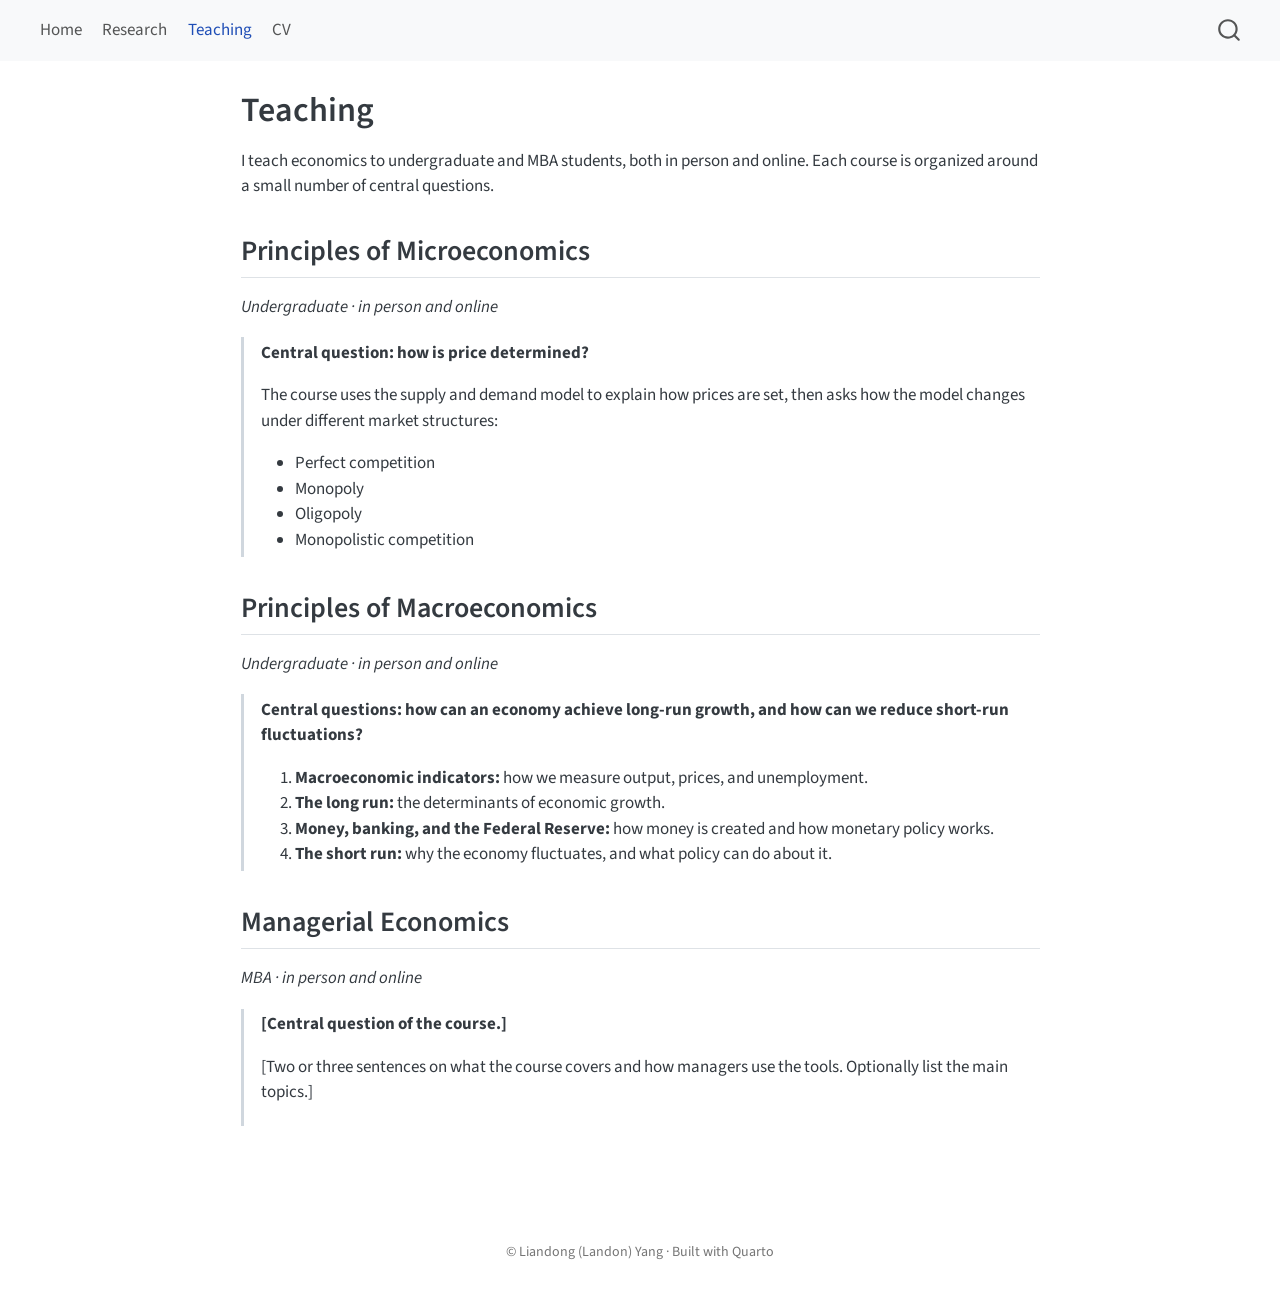
<file: docs/teaching.html>
<!DOCTYPE html>
<html xmlns="http://www.w3.org/1999/xhtml" lang="en" xml:lang="en"><head>

<meta charset="utf-8">
<meta name="generator" content="quarto-1.11.9">

<meta name="viewport" content="width=device-width, initial-scale=1.0, user-scalable=yes">


<title>Teaching – Liandong (Landon) Yang</title>
<style>
/* Default styles provided by pandoc.
** See https://pandoc.org/MANUAL.html#variables-for-html for config info.
*/
span.smallcaps{font-variant: small-caps;}
div.columns{display: flex; gap: 1.5em;}
div.column{flex: auto;}
@media screen {
div.columns{gap: min(4vw, 1.5em);}
div.column{overflow-x: auto;}
}
div.hanging-indent{margin-left: 1.5em; text-indent: -1.5em;}
ul.task-list{list-style: none;}
ul.task-list li input[type="checkbox"] {
  width: 0.8em;
  margin: 0 0.8em 0.2em -1em; /* quarto-specific, see https://github.com/quarto-dev/quarto-cli/issues/4556 */ 
  vertical-align: middle;
}
</style>


<script src="site_libs/quarto-nav/quarto-nav.js"></script>
<script src="site_libs/quarto-nav/headroom.min.js"></script>
<script src="site_libs/clipboard/clipboard.min.js"></script>
<script src="site_libs/quarto-search/autocomplete.umd.js"></script>
<script src="site_libs/quarto-search/fuse.min.js"></script>
<script src="site_libs/quarto-search/quarto-search.js"></script>
<meta name="quarto:offset" content="./">
<script src="site_libs/quarto-html/quarto.js" type="module"></script>
<script src="site_libs/quarto-html/tabsets/tabsets.js" type="module"></script>
<script src="site_libs/quarto-html/scrollable-regions/scrollable-regions.js" type="module"></script>
<script src="site_libs/quarto-html/popper.min.js"></script>
<script src="site_libs/quarto-html/tippy.umd.min.js"></script>
<script src="site_libs/quarto-html/anchor.min.js"></script>
<link href="site_libs/quarto-html/tippy.css" rel="stylesheet">
<link href="site_libs/quarto-html/quarto-syntax-highlighting-63b5708e65d6cd79cd7618c58d0c21e7.css" rel="stylesheet" id="quarto-text-highlighting-styles">
<script src="site_libs/bootstrap/bootstrap.min.js"></script>
<link href="site_libs/bootstrap/bootstrap-icons.css" rel="stylesheet">
<link href="site_libs/bootstrap/bootstrap-d31a0c91b01e363be7b7a36e602e2c70.min.css" rel="stylesheet" append-hash="true" id="quarto-bootstrap" data-mode="light">
<script id="quarto-search-options" type="application/json">{
  "location": "navbar",
  "copy-button": false,
  "collapse-after": 3,
  "panel-placement": "end",
  "type": "overlay",
  "limit": 50,
  "keyboard-shortcut": [
    "f",
    "/",
    "s"
  ],
  "show-item-context": false,
  "language": {
    "search-no-results-text": "No results",
    "search-matching-documents-text": "matching documents",
    "search-copy-link-title": "Copy link to search",
    "search-hide-matches-text": "Hide additional matches",
    "search-more-match-text": "more match in this document",
    "search-more-matches-text": "more matches in this document",
    "search-clear-button-title": "Clear",
    "search-text-placeholder": "",
    "search-detached-cancel-button-title": "Cancel",
    "search-submit-button-title": "Submit",
    "search-label": "Search"
  }
}</script>


<link rel="stylesheet" href="styles.css">
</head>

<body class="nav-fixed fullcontent quarto-light"><a id="quarto-skip-link" class="visually-hidden-focusable" href="#quarto-document-content">Skip to main content</a>

<div id="quarto-search-results"></div>
  <header id="quarto-header" class="headroom fixed-top">
    <nav class="navbar navbar-expand-lg " data-bs-theme="dark" aria-label="Site">
      <div class="navbar-container container-fluid">
          <button class="navbar-toggler" type="button" data-bs-toggle="collapse" data-bs-target="#navbarCollapse" aria-controls="navbarCollapse" aria-expanded="false" aria-label="Toggle navigation" onclick="if (window.quartoToggleHeadroom) { window.quartoToggleHeadroom(); }">
  <span class="navbar-toggler-icon"></span>
</button>
          <div class="collapse navbar-collapse" id="navbarCollapse">
            <ul class="navbar-nav navbar-nav-scroll me-auto">
  <li class="nav-item">
    <a class="nav-link" href="./index.html"> 
<span class="menu-text">Home</span></a>
  </li>  
  <li class="nav-item">
    <a class="nav-link" href="./research.html"> 
<span class="menu-text">Research</span></a>
  </li>  
  <li class="nav-item">
    <a class="nav-link active" href="./teaching.html" aria-current="page"> 
<span class="menu-text">Teaching</span></a>
  </li>  
  <li class="nav-item">
    <a class="nav-link" href="./cv.qmd"> 
<span class="menu-text">CV</span></a>
  </li>  
</ul>
          </div> <!-- /navcollapse -->
            <div class="quarto-navbar-tools">
</div>
            <div id="quarto-search" class="" title="Search"></div>
      </div> <!-- /container-fluid -->
    </nav>
</header>
<!-- content -->
<div id="quarto-content" class="quarto-container page-columns page-rows-contents page-layout-article page-navbar">
<!-- sidebar -->
<!-- margin-sidebar -->
    
<!-- main -->
<main class="content" id="quarto-document-content" tabindex="-1">

<header id="title-block-header" class="quarto-title-block default">
<div class="quarto-title">
<h1 class="title">Teaching</h1>
</div>



<div class="quarto-title-meta">

    
  
    
  </div>
  


</header>


<p>I teach economics to undergraduate and MBA students, both in person and online. Each course is organized around a small number of central questions.</p>
<section id="principles-of-microeconomics" class="level2">
<h2 class="anchored" data-anchor-id="principles-of-microeconomics">Principles of Microeconomics</h2>
<p><em>Undergraduate · in person and online</em></p>
<div class="course">
<p><strong>Central question: how is price determined?</strong></p>
<p>The course uses the supply and demand model to explain how prices are set, then asks how the model changes under different market structures:</p>
<ul>
<li>Perfect competition</li>
<li>Monopoly</li>
<li>Oligopoly</li>
<li>Monopolistic competition</li>
</ul>
</div>
</section>
<section id="principles-of-macroeconomics" class="level2">
<h2 class="anchored" data-anchor-id="principles-of-macroeconomics">Principles of Macroeconomics</h2>
<p><em>Undergraduate · in person and online</em></p>
<div class="course">
<p><strong>Central questions: how can an economy achieve long-run growth, and how can we reduce short-run fluctuations?</strong></p>
<ol type="1">
<li><strong>Macroeconomic indicators:</strong> how we measure output, prices, and unemployment.</li>
<li><strong>The long run:</strong> the determinants of economic growth.</li>
<li><strong>Money, banking, and the Federal Reserve:</strong> how money is created and how monetary policy works.</li>
<li><strong>The short run:</strong> why the economy fluctuates, and what policy can do about it.</li>
</ol>
</div>
</section>
<section id="managerial-economics" class="level2">
<h2 class="anchored" data-anchor-id="managerial-economics">Managerial Economics</h2>
<p><em>MBA · in person and online</em></p>
<div class="course">
<p><strong>[Central question of the course.]</strong></p>
<p>[Two or three sentences on what the course covers and how managers use the tools. Optionally list the main topics.]</p>
</div>


</section>

</main> <!-- /main -->
<script id="quarto-html-after-body" type="application/javascript">
  window.document.addEventListener("DOMContentLoaded", function (event) {
    const icon = "";
    const anchorJS = new window.AnchorJS();
    anchorJS.options = {
      placement: 'right',
      icon: icon
    };
    anchorJS.add('.anchored');
    const isCodeAnnotation = (el) => {
      for (const clz of el.classList) {
        if (clz.startsWith('code-annotation-')) {                     
          return true;
        }
      }
      return false;
    }
    const onCopySuccess = function(e) {
      // button target
      const button = e.trigger;
      // don't keep focus
      button.blur();
      // flash "checked"
      button.classList.add('code-copy-button-checked');
      var currentTitle = button.getAttribute("title");
      button.setAttribute("title", "Copied!");
      let tooltip;
      if (window.bootstrap) {
        button.setAttribute("data-bs-toggle", "tooltip");
        button.setAttribute("data-bs-placement", "left");
        button.setAttribute("data-bs-title", "Copied!");
        tooltip = new bootstrap.Tooltip(button, 
          { trigger: "manual", 
            customClass: "code-copy-button-tooltip",
            offset: [0, -8]});
        tooltip.show();    
      }
      setTimeout(function() {
        if (tooltip) {
          tooltip.hide();
          button.removeAttribute("data-bs-title");
          button.removeAttribute("data-bs-toggle");
          button.removeAttribute("data-bs-placement");
        }
        button.setAttribute("title", currentTitle);
        button.classList.remove('code-copy-button-checked');
      }, 1000);
      // clear code selection
      e.clearSelection();
    }
    const getTextToCopy = function(trigger) {
      const outerScaffold = trigger.parentElement.cloneNode(true);
      const codeEl = outerScaffold.querySelector('code');
      for (const childEl of codeEl.children) {
        if (isCodeAnnotation(childEl)) {
          childEl.remove();
        }
      }
      return codeEl.innerText;
    }
    const clipboard = new window.ClipboardJS('.code-copy-button:not([data-in-quarto-modal])', {
      text: getTextToCopy
    });
    clipboard.on('success', onCopySuccess);
    if (window.document.getElementById('quarto-embedded-source-code-modal')) {
      const clipboardModal = new window.ClipboardJS('.code-copy-button[data-in-quarto-modal]', {
        text: getTextToCopy,
        container: window.document.getElementById('quarto-embedded-source-code-modal')
      });
      clipboardModal.on('success', onCopySuccess);
    }
      var localhostRegex = new RegExp(/^(?:http|https):\/\/localhost\:?[0-9]*\//);
      var mailtoRegex = new RegExp(/^mailto:/);
        var filterRegex = new RegExp('/' + window.location.host + '/');
      var isInternal = (href) => {
          return filterRegex.test(href) || localhostRegex.test(href) || mailtoRegex.test(href);
      }
      // Inspect non-navigation links and adorn them if external
      window.quartoDecorateExternalLinks = function (root) {
     var links = (root || window.document).querySelectorAll('a[href]:not(.nav-link):not(.navbar-brand):not(.toc-action):not(.sidebar-link):not(.sidebar-item-toggle):not(.pagination-link):not(.no-external):not([aria-hidden]):not(.dropdown-item):not(.quarto-navigation-tool):not(.about-link)');
      for (var i=0; i<links.length; i++) {
        const link = links[i];
        if (!isInternal(link.href)) {
          // undo the damage that might have been done by quarto-nav.js in the case of
          // links that we want to consider external
          if (link.dataset.originalHref !== undefined) {
            link.href = link.dataset.originalHref;
          }
          if (!link.classList.contains('no-external-icon')) {
          }
        }
      }
      };
      window.quartoDecorateExternalLinks(window.document);
    // Esc closes the popup (WCAG 1.4.13) and focus leaving both trigger and
    // popup closes it (WCAG 2.4.11); tippy handles neither for interactive popups.
    const hideOnEscAndFocusOut = {
      name: 'hideOnEscAndFocusOut',
      defaultValue: true,
      fn(instance) {
        const dismiss = () => {
          // A show scheduled by the trigger delay would otherwise reopen it
          instance.clearDelayTimeouts();
          instance.hide();
        };
        const onKeyDown = (event) => {
          if (event.key !== 'Escape') {
            return;
          }
          // Keep Esc from also reaching page handlers (e.g. reveal.js overview),
          // except an open reveal.js slide menu, which Esc should close too.
          // The menu handles keys only when its keyboard option is on.
          const menuHandlesEsc = window.Reveal?.getPlugin?.('menu')?.isOpen() &&
            window.Reveal.getConfig().menu?.keyboard !== false;
          if (!menuHandlesEsc) {
            event.stopPropagation();
          }
          if (instance.popper.contains(window.document.activeElement)) {
            // Disabled while refocusing so the focus trigger does not reopen it
            instance.disable();
            instance.reference.focus();
            instance.enable();
          }
          dismiss();
        };
        const onFocusOut = (event) => {
          const target = event.relatedTarget;
          if (target && !instance.reference.contains(target) &&
              !instance.popper.contains(target)) {
            dismiss();
          }
        };
        // On the trigger too: a click trigger (code-annotations: select) has no
        // blur handling. Attached for the instance's lifetime so leaving the
        // trigger also cancels a show still pending on the trigger delay.
        instance.reference.addEventListener('focusout', onFocusOut);
        return {
          onShow() {
            window.document.addEventListener('keydown', onKeyDown, true);
            instance.popper.addEventListener('focusout', onFocusOut);
          },
          onHide() {
            window.document.removeEventListener('keydown', onKeyDown, true);
            instance.popper.removeEventListener('focusout', onFocusOut);
          },
          onDestroy() {
            instance.reference.removeEventListener('focusout', onFocusOut);
          },
        };
      },
    };
    function tippyHover(el, contentFn, onTriggerFn, onUntriggerFn) {
      const config = {
        allowHTML: true,
        maxWidth: 500,
        delay: 100,
        arrow: false,
        appendTo: function(el) {
            return el.parentElement;
        },
        interactive: true,
        interactiveBorder: 10,
        theme: 'quarto',
        placement: 'bottom-start',
        plugins: [hideOnEscAndFocusOut],
      };
      if (contentFn) {
        config.content = contentFn;
      }
      if (onTriggerFn) {
        config.onTrigger = onTriggerFn;
      }
      if (onUntriggerFn) {
        config.onUntrigger = onUntriggerFn;
      }
      window.tippy(el, config); 
    }
    const noterefs = window.document.querySelectorAll('a[role="doc-noteref"]');
    for (var i=0; i<noterefs.length; i++) {
      const ref = noterefs[i];
      tippyHover(ref, function() {
        // use id or data attribute instead here
        let href = ref.getAttribute('data-footnote-href') || ref.getAttribute('href');
        try { href = new URL(href).hash; } catch {}
        const id = href.replace(/^#\/?/, "");
        const note = window.document.getElementById(id);
        if (note) {
          return note.innerHTML;
        } else {
          return "";
        }
      });
    }
    const xrefs = window.document.querySelectorAll('a.quarto-xref');
    const processXRef = (id, note) => {
      // Strip column container classes
      const stripColumnClz = (el) => {
        el.classList.remove("page-full", "page-columns");
        if (el.children) {
          for (const child of el.children) {
            stripColumnClz(child);
          }
        }
      }
      stripColumnClz(note)
      if (id === null || id.startsWith('sec-')) {
        // Special case sections, only their first couple elements
        const container = document.createElement("div");
        if (note.children && note.children.length > 2) {
          container.appendChild(note.children[0].cloneNode(true));
          for (let i = 1; i < note.children.length; i++) {
            const child = note.children[i];
            if (child.tagName === "P" && child.innerText === "") {
              continue;
            } else {
              container.appendChild(child.cloneNode(true));
              break;
            }
          }
          if (window.Quarto?.typesetMath) {
            window.Quarto.typesetMath(container);
          }
          return container.innerHTML
        } else {
          if (window.Quarto?.typesetMath) {
            window.Quarto.typesetMath(note);
          }
          return note.innerHTML;
        }
      } else {
        // Remove any anchor links if they are present
        const anchorLink = note.querySelector('a.anchorjs-link');
        if (anchorLink) {
          anchorLink.remove();
        }
        if (window.Quarto?.typesetMath) {
          window.Quarto.typesetMath(note);
        }
        if (note.classList.contains("callout")) {
          return note.outerHTML;
        } else {
          return note.innerHTML;
        }
      }
    }
    for (var i=0; i<xrefs.length; i++) {
      const xref = xrefs[i];
      tippyHover(xref, undefined, function(instance) {
        instance.disable();
        let url = xref.getAttribute('href');
        let hash = undefined; 
        if (url.startsWith('#')) {
          hash = url;
        } else {
          try { hash = new URL(url).hash; } catch {}
        }
        if (hash) {
          const id = hash.replace(/^#\/?/, "");
          const note = window.document.getElementById(id);
          if (note !== null) {
            try {
              const html = processXRef(id, note.cloneNode(true));
              instance.setContent(html);
            } finally {
              instance.enable();
              instance.show();
            }
          } else {
            // See if we can fetch this
            fetch(url.split('#')[0])
            .then(res => res.text())
            .then(html => {
              const parser = new DOMParser();
              const htmlDoc = parser.parseFromString(html, "text/html");
              const note = htmlDoc.getElementById(id);
              if (note !== null) {
                const html = processXRef(id, note);
                instance.setContent(html);
              } 
            }).finally(() => {
              instance.enable();
              instance.show();
            });
          }
        } else {
          // See if we can fetch a full url (with no hash to target)
          // This is a special case and we should probably do some content thinning / targeting
          fetch(url)
          .then(res => res.text())
          .then(html => {
            const parser = new DOMParser();
            const htmlDoc = parser.parseFromString(html, "text/html");
            const note = htmlDoc.querySelector('main.content');
            if (note !== null) {
              // This should only happen for chapter cross references
              // (since there is no id in the URL)
              // remove the first header
              if (note.children.length > 0 && note.children[0].tagName === "HEADER") {
                note.children[0].remove();
              }
              const html = processXRef(null, note);
              instance.setContent(html);
            } 
          }).finally(() => {
            instance.enable();
            instance.show();
          });
        }
      }, function(instance) {
      });
    }
        let selectedAnnoteEl;
        const selectorForAnnotation = ( cell, annotation) => {
          let cellAttr = 'data-code-cell="' + cell + '"';
          let lineAttr = 'data-code-annotation="' +  annotation + '"';
          const selector = 'span[' + cellAttr + '][' + lineAttr + ']';
          return selector;
        }
        const selectCodeLines = (annoteEl) => {
          const doc = window.document;
          const targetCell = annoteEl.getAttribute("data-target-cell");
          const targetAnnotation = annoteEl.getAttribute("data-target-annotation");
          const annoteSpan = window.document.querySelector(selectorForAnnotation(targetCell, targetAnnotation));
          const lines = annoteSpan.getAttribute("data-code-lines").split(",");
          const lineIds = lines.map((line) => {
            return targetCell + "-" + line;
          })
          // Each band is positioned against its own containing block, which is
          // not the offsetParent of the lines, so place it from client rects.
          const placeBand = (band, firstEl, lastEl, codeBlock) => {
            const container = band.offsetParent;
            if (container === null) {
              return;
            }
            const containerRect = container.getBoundingClientRect();
            // Reveal.js scales slides with a transform, so convert client
            // pixels back to the CSS pixels of the container.
            const scale = containerRect.height / container.offsetHeight || 1;
            const firstRect = firstEl.getBoundingClientRect();
            const lastRect = lastEl.getBoundingClientRect();
            const top = (firstRect.top - containerRect.top) / scale - container.clientTop + container.scrollTop;
            const height = (lastRect.bottom - firstRect.top) / scale;
            band.style.top = top - 2 + "px";
            band.style.height = height + 4 + "px";
            if (codeBlock) {
              // Without the copy button wrapper, the containing block is wider
              // than the code block, so span the code block explicitly.
              const blockRect = codeBlock.getBoundingClientRect();
              band.style.left = (blockRect.left - containerRect.left) / scale - container.clientLeft + container.scrollLeft + "px";
              band.style.width = blockRect.width / scale + "px";
            }
          };
          if (lineIds.length > 0) {
            const el = window.document.getElementById(lineIds[0]);
            const lastEl = window.document.getElementById(lineIds[lineIds.length - 1]);
            const parent = el.parentElement.parentElement;
            // cook up a div (if necessary) and position it
            let div = window.document.getElementById("code-annotation-line-highlight");
            if (div === null) {
              div = window.document.createElement("div");
              div.setAttribute("id", "code-annotation-line-highlight");
              div.style.position = 'absolute';
              parent.appendChild(div);
            }
            placeBand(div, el, lastEl, parent.closest("div.sourceCode") || parent);
            let gutterDiv = window.document.getElementById("code-annotation-line-highlight-gutter");
            if (gutterDiv === null) {
              gutterDiv = window.document.createElement("div");
              gutterDiv.setAttribute("id", "code-annotation-line-highlight-gutter");
              gutterDiv.style.position = 'absolute';
              const codeCell = window.document.getElementById(targetCell);
              const gutter = codeCell.querySelector('.code-annotation-gutter');
              gutter.appendChild(gutterDiv);
            }
            placeBand(gutterDiv, el, lastEl);
            selectedAnnoteEl = annoteEl;
          }
        };
        const unselectCodeLines = () => {
          const elementsIds = ["code-annotation-line-highlight", "code-annotation-line-highlight-gutter"];
          elementsIds.forEach((elId) => {
            const div = window.document.getElementById(elId);
            if (div) {
              div.remove();
            }
          });
          selectedAnnoteEl = undefined;
        };
          // Handle positioning of the toggle
      window.addEventListener(
        "resize",
        throttle(() => {
          elRect = undefined;
          if (selectedAnnoteEl) {
            selectCodeLines(selectedAnnoteEl);
          }
        }, 10)
      );
      function throttle(fn, ms) {
      let throttle = false;
      let timer;
        return (...args) => {
          if(!throttle) { // first call gets through
              fn.apply(this, args);
              throttle = true;
          } else { // all the others get throttled
              if(timer) clearTimeout(timer); // cancel #2
              timer = setTimeout(() => {
                fn.apply(this, args);
                timer = throttle = false;
              }, ms);
          }
        };
      }
        // Attach click handler to the DT
        const annoteDls = window.document.querySelectorAll('dt[data-target-cell]');
        for (const annoteDlNode of annoteDls) {
          annoteDlNode.addEventListener('click', (event) => {
            const clickedEl = event.target;
            if (clickedEl !== selectedAnnoteEl) {
              unselectCodeLines();
              const activeEl = window.document.querySelector('dt[data-target-cell].code-annotation-active');
              if (activeEl) {
                activeEl.classList.remove('code-annotation-active');
              }
              selectCodeLines(clickedEl);
              clickedEl.classList.add('code-annotation-active');
            } else {
              // Unselect the line
              unselectCodeLines();
              clickedEl.classList.remove('code-annotation-active');
            }
          });
        }
    const findCites = (el) => {
      const parentEl = el.parentElement;
      if (parentEl) {
        const cites = parentEl.dataset.cites;
        if (cites) {
          return {
            el,
            cites: cites.split(' ')
          };
        } else {
          return findCites(el.parentElement)
        }
      } else {
        return undefined;
      }
    };
    var bibliorefs = window.document.querySelectorAll('a[role="doc-biblioref"]');
    for (var i=0; i<bibliorefs.length; i++) {
      const ref = bibliorefs[i];
      const citeInfo = findCites(ref);
      if (citeInfo) {
        tippyHover(citeInfo.el, function() {
          var popup = window.document.createElement('div');
          citeInfo.cites.forEach(function(cite) {
            var citeDiv = window.document.createElement('div');
            citeDiv.classList.add('hanging-indent');
            citeDiv.classList.add('csl-entry');
            var biblioDiv = window.document.getElementById('ref-' + cite);
            if (biblioDiv) {
              citeDiv.innerHTML = biblioDiv.innerHTML;
            }
            popup.appendChild(citeDiv);
          });
          return popup.innerHTML;
        });
      }
    }
  });
  </script>
  <script type="application/javascript">
  window.quartoScrollableRegionsLabels = {"code":"Scrollable code","output":"Scrollable output"};
  </script>
</div> <!-- /content -->
<footer class="footer">
  <div class="nav-footer">
    <div class="nav-footer-left">
      &nbsp;
    </div>   
    <div class="nav-footer-center">
<p>© Liandong (Landon) Yang · Built with Quarto</p>
</div>
    <div class="nav-footer-right">
      &nbsp;
    </div>
  </div>
</footer>




</body></html>
</file>
<file: docs/site_libs/quarto-html/tippy.css>
.tippy-box[data-animation=fade][data-state=hidden]{opacity:0}[data-tippy-root]{max-width:calc(100vw - 10px)}.tippy-box{position:relative;background-color:#333;color:#fff;border-radius:4px;font-size:14px;line-height:1.4;white-space:normal;outline:0;transition-property:transform,visibility,opacity}.tippy-box[data-placement^=top]>.tippy-arrow{bottom:0}.tippy-box[data-placement^=top]>.tippy-arrow:before{bottom:-7px;left:0;border-width:8px 8px 0;border-top-color:initial;transform-origin:center top}.tippy-box[data-placement^=bottom]>.tippy-arrow{top:0}.tippy-box[data-placement^=bottom]>.tippy-arrow:before{top:-7px;left:0;border-width:0 8px 8px;border-bottom-color:initial;transform-origin:center bottom}.tippy-box[data-placement^=left]>.tippy-arrow{right:0}.tippy-box[data-placement^=left]>.tippy-arrow:before{border-width:8px 0 8px 8px;border-left-color:initial;right:-7px;transform-origin:center left}.tippy-box[data-placement^=right]>.tippy-arrow{left:0}.tippy-box[data-placement^=right]>.tippy-arrow:before{left:-7px;border-width:8px 8px 8px 0;border-right-color:initial;transform-origin:center right}.tippy-box[data-inertia][data-state=visible]{transition-timing-function:cubic-bezier(.54,1.5,.38,1.11)}.tippy-arrow{width:16px;height:16px;color:#333}.tippy-arrow:before{content:"";position:absolute;border-color:transparent;border-style:solid}.tippy-content{position:relative;padding:5px 9px;z-index:1}
</file>
<file: docs/site_libs/quarto-html/quarto-syntax-highlighting-63b5708e65d6cd79cd7618c58d0c21e7.css>
/* quarto syntax highlight colors */
:root {
  --quarto-hl-ot-color: #003B4F;
  --quarto-hl-at-color: #657422;
  --quarto-hl-ss-color: #20794D;
  --quarto-hl-an-color: #5E5E5E;
  --quarto-hl-fu-color: #4758AB;
  --quarto-hl-st-color: #20794D;
  --quarto-hl-cf-color: #003B4F;
  --quarto-hl-op-color: #5E5E5E;
  --quarto-hl-er-color: #AD0000;
  --quarto-hl-bn-color: #AD0000;
  --quarto-hl-al-color: #AD0000;
  --quarto-hl-va-color: #111111;
  --quarto-hl-bu-color: inherit;
  --quarto-hl-ex-color: inherit;
  --quarto-hl-pp-color: #AD0000;
  --quarto-hl-in-color: #5E5E5E;
  --quarto-hl-vs-color: #20794D;
  --quarto-hl-wa-color: #5E5E5E;
  --quarto-hl-do-color: #5E5E5E;
  --quarto-hl-im-color: #00769E;
  --quarto-hl-ch-color: #20794D;
  --quarto-hl-dt-color: #AD0000;
  --quarto-hl-fl-color: #AD0000;
  --quarto-hl-co-color: #5E5E5E;
  --quarto-hl-cv-color: #5E5E5E;
  --quarto-hl-cn-color: #8f5902;
  --quarto-hl-sc-color: #5E5E5E;
  --quarto-hl-dv-color: #AD0000;
  --quarto-hl-kw-color: #003B4F;
}

/* other quarto variables */
:root {
  --quarto-font-monospace: SFMono-Regular, Menlo, Monaco, Consolas, "Liberation Mono", "Courier New", monospace;
}

/* syntax highlight based on Pandoc's rules */
pre > code.sourceCode > span {
  color: #003B4F;
}

code.sourceCode > span {
  color: #003B4F;
}

div.sourceCode,
div.sourceCode pre.sourceCode {
  color: #003B4F;
}

/* Normal */
code span {
  color: #003B4F;
}

/* Alert */
code span.al {
  color: #AD0000;
  font-style: inherit;
}

/* Annotation */
code span.an {
  color: #5E5E5E;
  font-style: inherit;
}

/* Attribute */
code span.at {
  color: #657422;
  font-style: inherit;
}

/* BaseN */
code span.bn {
  color: #AD0000;
  font-style: inherit;
}

/* BuiltIn */
code span.bu {
  font-style: inherit;
}

/* ControlFlow */
code span.cf {
  color: #003B4F;
  font-weight: bold;
  font-style: inherit;
}

/* Char */
code span.ch {
  color: #20794D;
  font-style: inherit;
}

/* Constant */
code span.cn {
  color: #8f5902;
  font-style: inherit;
}

/* Comment */
code span.co {
  color: #5E5E5E;
  font-style: inherit;
}

/* CommentVar */
code span.cv {
  color: #5E5E5E;
  font-style: italic;
}

/* Documentation */
code span.do {
  color: #5E5E5E;
  font-style: italic;
}

/* DataType */
code span.dt {
  color: #AD0000;
  font-style: inherit;
}

/* DecVal */
code span.dv {
  color: #AD0000;
  font-style: inherit;
}

/* Error */
code span.er {
  color: #AD0000;
  font-style: inherit;
}

/* Extension */
code span.ex {
  font-style: inherit;
}

/* Float */
code span.fl {
  color: #AD0000;
  font-style: inherit;
}

/* Function */
code span.fu {
  color: #4758AB;
  font-style: inherit;
}

/* Import */
code span.im {
  color: #00769E;
  font-style: inherit;
}

/* Information */
code span.in {
  color: #5E5E5E;
  font-style: inherit;
}

/* Keyword */
code span.kw {
  color: #003B4F;
  font-weight: bold;
  font-style: inherit;
}

/* Operator */
code span.op {
  color: #5E5E5E;
  font-style: inherit;
}

/* Other */
code span.ot {
  color: #003B4F;
  font-style: inherit;
}

/* Preprocessor */
code span.pp {
  color: #AD0000;
  font-style: inherit;
}

/* SpecialChar */
code span.sc {
  color: #5E5E5E;
  font-style: inherit;
}

/* SpecialString */
code span.ss {
  color: #20794D;
  font-style: inherit;
}

/* String */
code span.st {
  color: #20794D;
  font-style: inherit;
}

/* Variable */
code span.va {
  color: #111111;
  font-style: inherit;
}

/* VerbatimString */
code span.vs {
  color: #20794D;
  font-style: inherit;
}

/* Warning */
code span.wa {
  color: #5E5E5E;
  font-style: italic;
}

.prevent-inlining {
  content: "</";
}

/*# sourceMappingURL=054cc16b9e9817627be6994582d2ffb5.css.map */
</file>
<file: docs/styles.css>
/* css styles */
/* Photo + bio side by side */
.hero {
  display: grid;
  grid-template-columns: 220px 1fr;
  gap: 2rem;
  align-items: center;
  margin: 2rem 0;
}
.hero figure { margin: 0; }
.hero img.headshot {
  width: 100%;
  border-radius: 50%;
  aspect-ratio: 1 / 1;
  object-fit: cover;
}
.subtitle-line { color: #666; font-size: 1.15rem; margin-top: -0.5rem; }

/* Social icons */
.social a { font-size: 1.5rem; margin-right: 0.9rem; color: #444; }
.social a:hover { color: #0d6efd; }

/* Card sections */
.card-section {
  border: 1px solid #e5e5e5;
  border-radius: 10px;
  padding: 1.1rem 1.4rem;
  margin: 1.3rem 0;
}
.card-section h3 { margin-top: 0; font-size: 1.1rem; text-transform: uppercase; letter-spacing: .05em; color: #666; }

/* Phones */
@media (max-width: 700px) {
  .hero { grid-template-columns: 1fr; text-align: center; }
  .hero img.headshot { max-width: 200px; margin: 0 auto; }
}

.paper {
  border-left: 3px solid #d0d7de;
  padding: 0.2rem 0 0.2rem 1rem;
  margin: 1rem 0 1.4rem 0;
}
.paper.featured {
  border: 1px solid #e5e5e5;
  border-left: 4px solid #0d6efd;
  border-radius: 8px;
  padding: 1rem 1.3rem;
}
.paper details summary { cursor: pointer; color: #0d6efd; margin-top: 0.4rem; }

.course {
  border-left: 3px solid #d0d7de;
  padding: 0.2rem 0 0.2rem 1rem;
  margin: 0.8rem 0 1.8rem 0;
}
.course ul, .course ol { margin-bottom: 0; }

/* Two-column homepage */
.page-grid {
  display: grid;
  grid-template-columns: minmax(0, 1fr) 280px;
  gap: 3rem;
  max-width: 1100px;
  margin: 0 auto;
}
.side-col {
  align-self: start;
  position: sticky;
  top: 80px;
  border-left: 1px solid #e5e5e5;
  padding-left: 1.5rem;
  margin-top: 2rem;
}
.side-col h3 {
  margin-top: 0;
  font-size: 1rem;
  text-transform: uppercase;
  letter-spacing: 0.05em;
  color: #666;
}
.side-col ul { list-style: none; padding-left: 0; margin-bottom: 1.8rem; }
.side-col li { margin-bottom: 0.8rem; font-size: 0.95rem; }
.update-date { display: block; color: #888; font-size: 0.8rem; }

/* Stack on tablets and phones */
@media (max-width: 900px) {
  .page-grid { grid-template-columns: 1fr; }
  .side-col {
    position: static;
    border-left: none;
    padding-left: 0;
    border-top: 1px solid #e5e5e5;
    padding-top: 1rem;
  }
}
</file>
